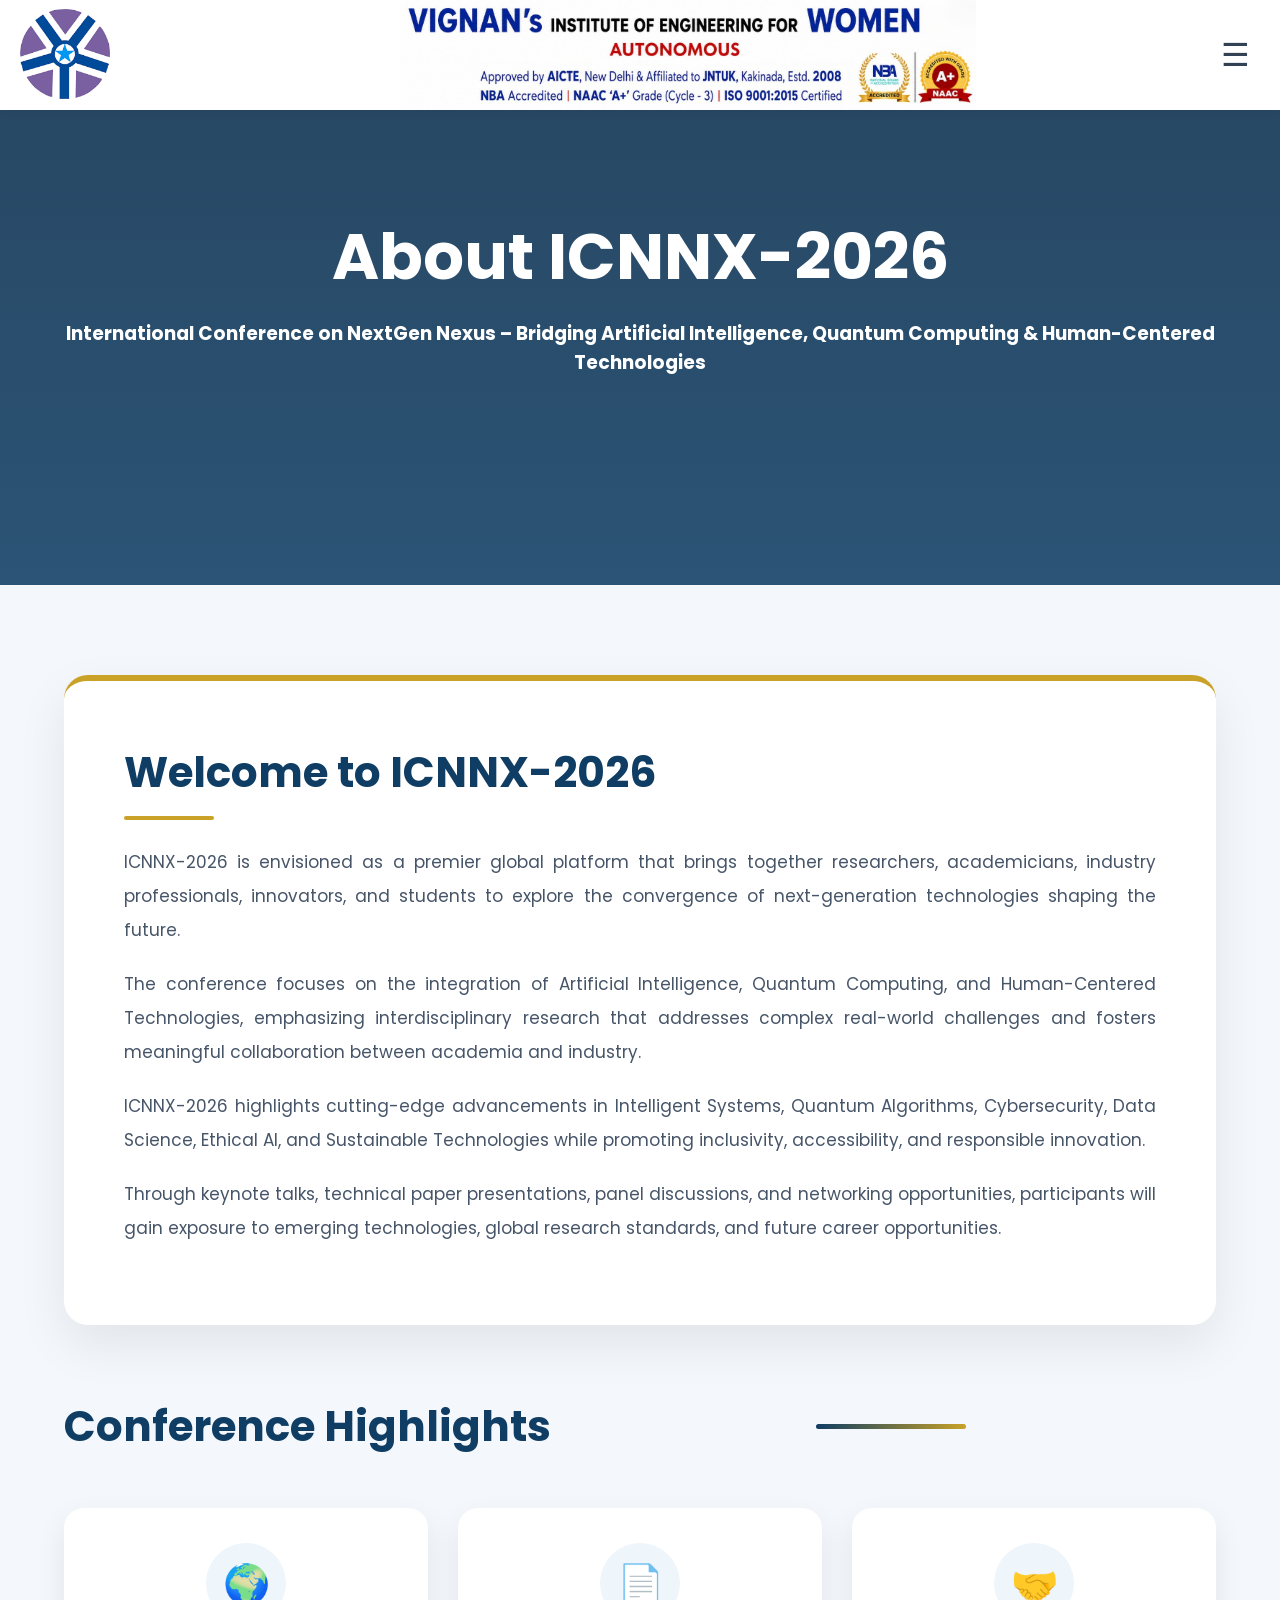
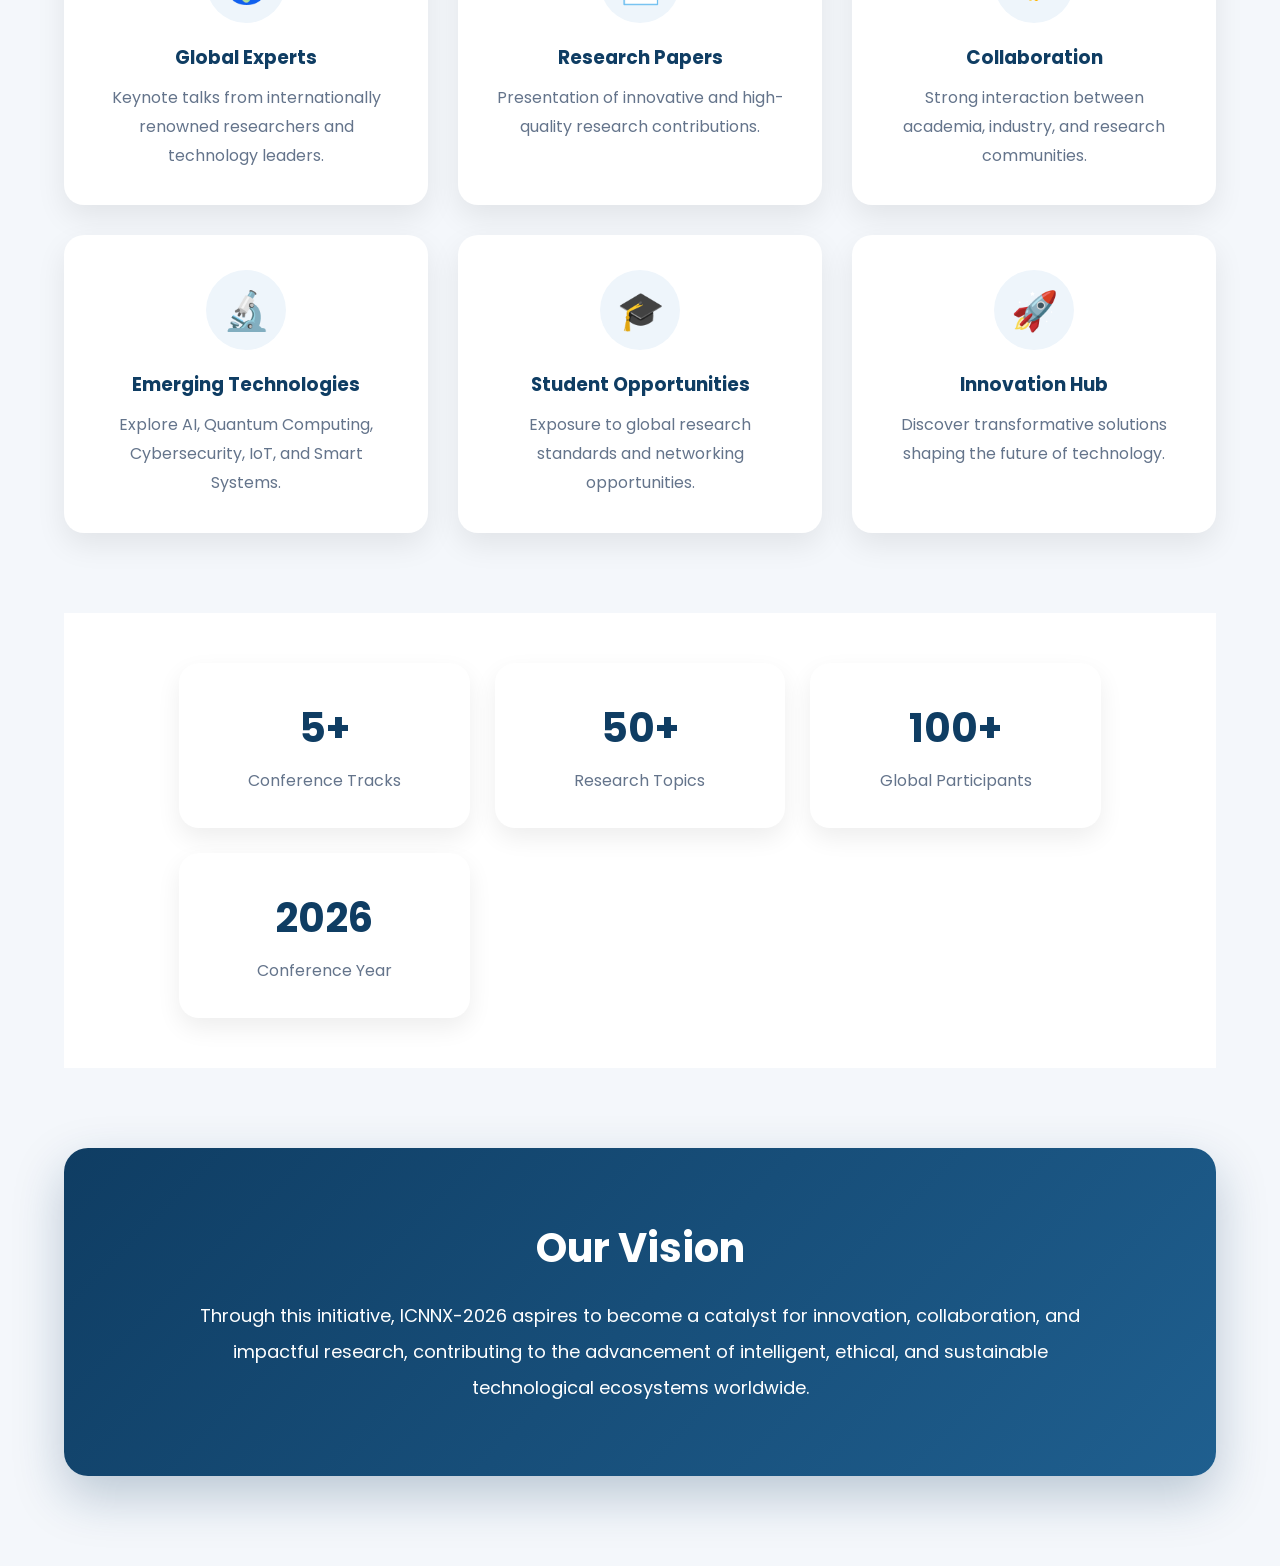
<file: about.html>
<!DOCTYPE html>
<html lang="en">
<head>
<meta charset="UTF-8">
<meta name="viewport" content="width=device-width, initial-scale=1.0">
<title>About ICNNX-2026</title>
 <link rel="stylesheet" href="style.css">
<link href="https://fonts.googleapis.com/css2?family=Poppins:wght@300;400;500;600;700&display=swap" rel="stylesheet">

<style>

*{
    margin:0;
    padding:0;
    box-sizing:border-box;
    font-family:'Poppins',sans-serif;
}

body{
    background:#f4f7fb;
    color:#334155;
    overflow-x:hidden;
}

/* Hero Section */

.hero{
    background:
    linear-gradient(
    rgba(11,45,75,0.88),
    rgba(15,61,99,0.88)
    ),
    url('https://images.unsplash.com/photo-1516321318423-f06f85e504b3');
    background-size:cover;
    background-position:center;
    height:65vh;
    color:white;
    text-align:center;
    padding:40px ;
}

.hero h1{
    font-size:64px;
    font-weight:700;
    margin-bottom:15px;
}

.hero p{
    max-width:900px;
    margin:auto;
    font-size:20px;
    line-height:1.8;
    opacity:0.95;
}

/* Container */

.container{
    width:90%;
    max-width:1250px;
    margin:auto;
    padding:90px 0;
}

/* About Section */

.about-card{
    background:white;
    padding:60px;
    border-radius:24px;
    box-shadow:0 20px 50px rgba(0,0,0,0.08);
    border-top:6px solid #c9a227;
    margin-bottom:70px;
}

.about-card h2{
    color:#0f3d63;
    font-size:42px;
    margin-bottom:25px;
    position:relative;
}

.about-card h2::after{
    content:'';
    width:90px;
    height:4px;
    background:#c9a227;
    display:block;
    margin-top:12px;
    border-radius:20px;
}

.about-card p{
    font-size:17px;
    line-height:2;
    color:#475569;
    margin-bottom:20px;
    text-align:justify;
}

/* Section Heading */

.section-title{
    text-align:center;
    margin-bottom:50px;
}

.section-title h2{
    font-size:42px;
    color:#0f3d63;
}

.line{
    width:150px;
    height:5px;
    margin:15px auto;
    background:linear-gradient(to right,#0f3d63,#c9a227);
    border-radius:50px;
}

/* Highlights */

.highlights{
    display:grid;
    grid-template-columns:repeat(auto-fit,minmax(280px,1fr));
    gap:30px;
    margin-bottom:80px;
}

.highlight-card{
    background:white;
    padding:35px;
    border-radius:20px;
    text-align:center;
    box-shadow:0 12px 30px rgba(0,0,0,0.08);
    transition:0.4s;
}

.highlight-card:hover{
    transform:translateY(-12px);
    border-bottom:4px solid #c9a227;
}

.icon{
    width:80px;
    height:80px;
    background:#eef5fb;
    border-radius:50%;
    display:flex;
    align-items:center;
    justify-content:center;
    margin:auto;
    margin-bottom:20px;
    font-size:38px;
}

.highlight-card h3{
    color:#0f3d63;
    margin-bottom:12px;
}

.highlight-card p{
    color:#64748b;
    line-height:1.8;
}

/* Vision Section */

.vision{
    background:linear-gradient(
    135deg,
    #0f3d63,
    #1f5f8f
    );
    color:white;
    padding:70px;
    border-radius:24px;
    text-align:center;
    box-shadow:0 20px 50px rgba(15,61,99,0.25);
}

.vision h2{
    font-size:40px;
    margin-bottom:20px;
}

.vision p{
    font-size:18px;
    line-height:2;
    max-width:900px;
    margin:auto;
}

/* Stats Section */

.stats{
    display:grid;
    grid-template-columns:repeat(auto-fit,minmax(220px,1fr));
    gap:25px;
    margin-bottom:80px;
}

.stat-box{
    background:white;
    padding:35px;
    text-align:center;
    border-radius:20px;
    box-shadow:0 10px 25px rgba(0,0,0,0.07);
}

.stat-box h3{
    font-size:40px;
    color:#0f3d63;
}

.stat-box p{
    color:#64748b;
    margin-top:10px;
}

/* Responsive */

@media(max-width:768px){

.hero{
    padding:100px 20px;
}

.hero h1{
    font-size:40px;
}

.hero p{
    font-size:16px;
}

.about-card{
    padding:35px;
}

.about-card h2{
    font-size:30px;
}

.section-title h2{
    font-size:30px;
}

.vision{
    padding:35px;
}

.vision h2{
    font-size:28px;
}

}

</style>
</head>
<body>
  <!-- NAVBAR -->

     <nav class="navbar">

    <!-- Left Logo -->
    <div class="logo">
        <img src="images/vignan-logo.png">
    </div>

    <!-- Middle Banner -->
    <div class="banner-container">
        <img src="images/vigu.jpeg" alt="Vignan Banner">
    </div>

        
    <div class="menu-btn">
        ☰
    </div>

      <ul class="nav-links">
    <li><a href="index.html">Home</a></li>
    <li><a href="about.html">About</a></li>
    <li><a href="tracks.html">Tracks</a></li>
    <li><a href="dates.html">Dates</a></li>
    <li><a href="papers.html">Papers</a></li>
    <li><a href="contact.html">Contact</a></li>
</ul>

    </nav>
<section class="hero">
    <h1>About ICNNX-2026</h1>
    <h3>
        International Conference on NextGen Nexus – Bridging Artificial Intelligence,
        Quantum Computing & Human-Centered Technologies
    </h3>
</section>

<div class="container">

    <div class="about-card">

        <h2>Welcome to ICNNX-2026</h2>

        <p>
            ICNNX-2026 is envisioned as a premier global platform that brings together researchers,
            academicians, industry professionals, innovators, and students to explore the convergence
            of next-generation technologies shaping the future.
        </p>

        <p>
            The conference focuses on the integration of Artificial Intelligence, Quantum Computing,
            and Human-Centered Technologies, emphasizing interdisciplinary research that addresses
            complex real-world challenges and fosters meaningful collaboration between academia and industry.
        </p>

        <p>
            ICNNX-2026 highlights cutting-edge advancements in Intelligent Systems, Quantum Algorithms,
            Cybersecurity, Data Science, Ethical AI, and Sustainable Technologies while promoting
            inclusivity, accessibility, and responsible innovation.
        </p>

        <p>
            Through keynote talks, technical paper presentations, panel discussions, and networking
            opportunities, participants will gain exposure to emerging technologies, global research
            standards, and future career opportunities.
        </p>

    </div>

    <div class="section-title">
        <h2>Conference Highlights</h2>
        <div class="line"></div>
    </div>

    <div class="highlights">

        <div class="highlight-card">
            <div class="icon">🌍</div>
            <h3>Global Experts</h3>
            <p>Keynote talks from internationally renowned researchers and technology leaders.</p>
        </div>

        <div class="highlight-card">
            <div class="icon">📄</div>
            <h3>Research Papers</h3>
            <p>Presentation of innovative and high-quality research contributions.</p>
        </div>

        <div class="highlight-card">
            <div class="icon">🤝</div>
            <h3>Collaboration</h3>
            <p>Strong interaction between academia, industry, and research communities.</p>
        </div>

        <div class="highlight-card">
            <div class="icon">🔬</div>
            <h3>Emerging Technologies</h3>
            <p>Explore AI, Quantum Computing, Cybersecurity, IoT, and Smart Systems.</p>
        </div>

        <div class="highlight-card">
            <div class="icon">🎓</div>
            <h3>Student Opportunities</h3>
            <p>Exposure to global research standards and networking opportunities.</p>
        </div>

        <div class="highlight-card">
            <div class="icon">🚀</div>
            <h3>Innovation Hub</h3>
            <p>Discover transformative solutions shaping the future of technology.</p>
        </div>

    </div>

    <div class="stats">

        <div class="stat-box">
            <h3>5+</h3>
            <p>Conference Tracks</p>
        </div>

        <div class="stat-box">
            <h3>50+</h3>
            <p>Research Topics</p>
        </div>

        <div class="stat-box">
            <h3>100+</h3>
            <p>Global Participants</p>
        </div>

        <div class="stat-box">
            <h3>2026</h3>
            <p>Conference Year</p>
        </div>

    </div>

    <div class="vision">

        <h2>Our Vision</h2>

        <p>
            Through this initiative, ICNNX-2026 aspires to become a catalyst for innovation,
            collaboration, and impactful research, contributing to the advancement of intelligent,
            ethical, and sustainable technological ecosystems worldwide.
        </p>

    </div>

</div>

</body>
<script>

const menuBtn = document.querySelector('.menu-btn');
const navLinks = document.querySelector('.nav-links');

menuBtn.addEventListener('click', () => {

    if(navLinks.style.display === 'flex'){
        navLinks.style.display = 'none';
    }
    else{
        navLinks.style.display = 'flex';
    }

});

</script>
</html>
</file>
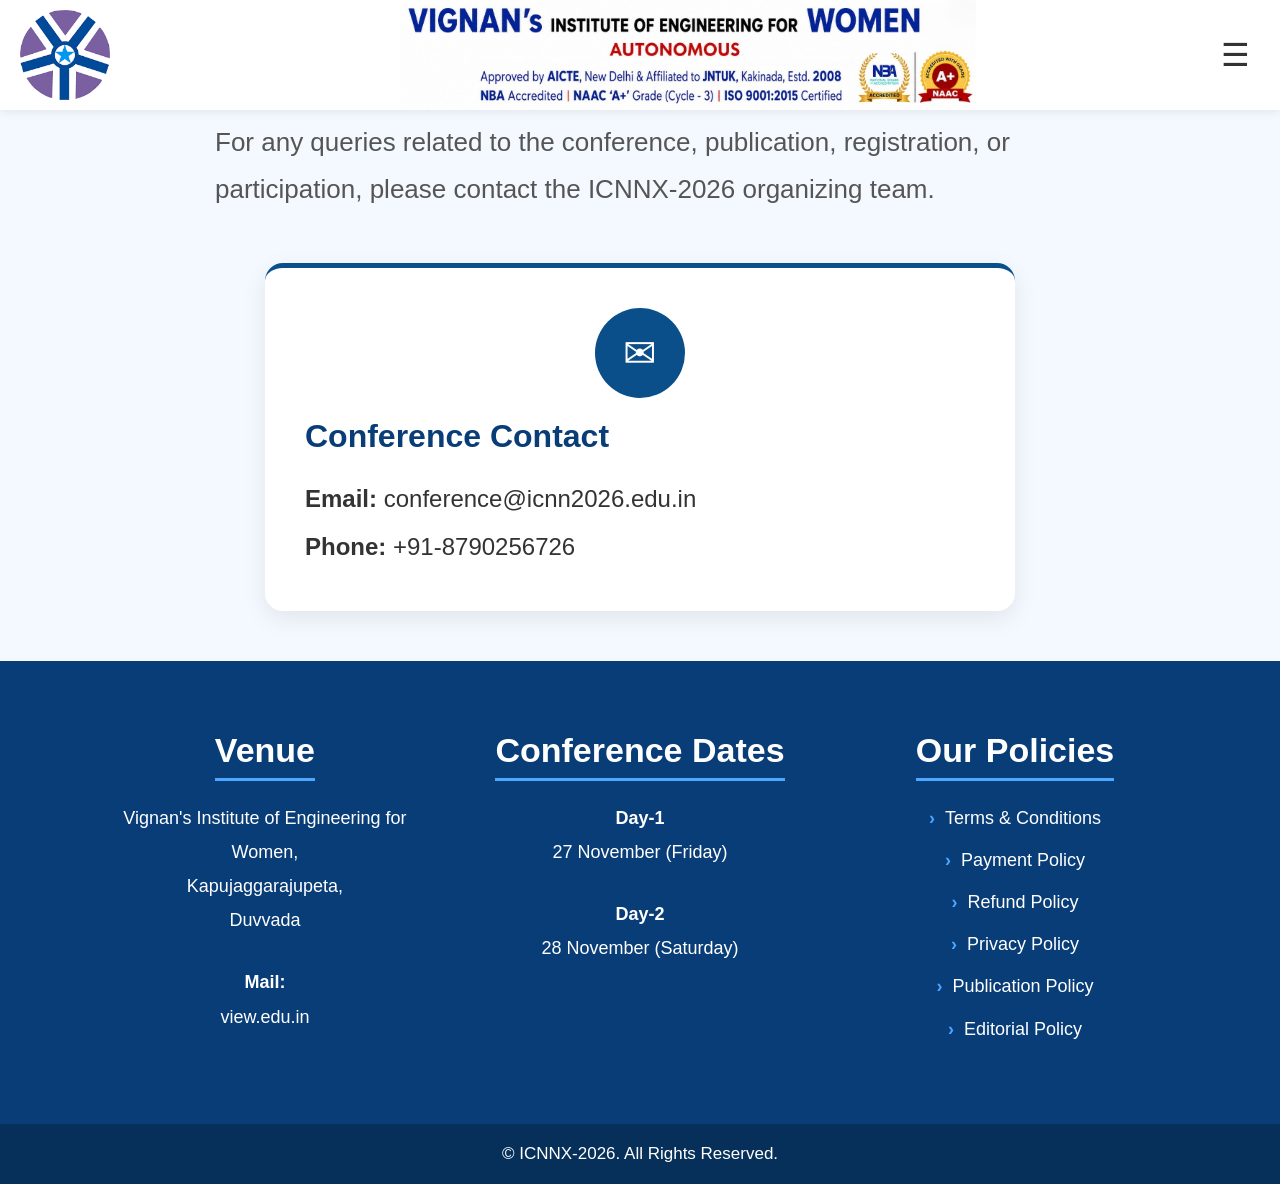
<file: contact.html>
<!DOCTYPE html>
<html lang="en">
<head>
<meta charset="UTF-8">
<meta name="viewport" content="width=device-width, initial-scale=1.0">
<title>Contact Us</title>
<link rel="stylesheet" href="style.css">
<style>
    *{
    margin:0;
    padding:0;
    box-sizing:border-box;
    font-family:'Segoe UI',sans-serif;
}
body{
    background:#f4f9ff;
    overflow-x:hidden;
}

/* CONTACT SECTION */

..contact-section{
    padding:140px 20px 60px;
    text-align:center;
    background:#ffffff;
}

.subtitle{
    color:#0b4f8a;
    font-size:22px;
    font-weight:600;
    margin-bottom:10px;
    position:relative;
    display:inline-block;
}

.subtitle::before,
.subtitle::after{
    content:"";
    position:absolute;
    top:50%;
    width:80px;
    height:3px;
    background:#0b4f8a;
}

.subtitle::before{
    right:115%;
}

.subtitle::after{
    left:115%;
}

.contact-section h1{
    font-size:50px;
    color:#083d77;
    margin-bottom:25px;
}

.contact-text{
    max-width:850px;
    margin:auto;
    color:#555;
    font-size:26px;
    line-height:1.8;
}

.contact-card{
    max-width:750px;
    margin:50px auto;
    background:#fff;
    padding:40px;
    border-radius:18px;
    box-shadow:0 8px 25px rgba(0,0,0,0.08);
    border-top:5px solid #0b4f8a;
}

.contact-icon{
    width:90px;
    height:90px;
    background:#0b4f8a;
    color:white;
    font-size:40px;
    border-radius:50%;
    display:flex;
    align-items:center;
    justify-content:center;
    margin:auto;
}

.contact-card h2{
    color:#083d77;
    margin:20px 0;
    font-size:32px;
}

.contact-info{
    text-align:left;
    font-size:24px;
    line-height:2;
    color:#333;
}

/* FOOTER */

.footer{
    background:#083d77;
    color:white;
    padding:70px 8%;
}

.footer-container{
    display:grid;
    grid-template-columns:repeat(auto-fit,minmax(280px,1fr));
    gap:50px;
}

.footer h3{
    color:#ffffff;
    font-size:34px;
    margin-bottom:20px;
    border-bottom:3px solid #4da6ff;
    display:inline-block;
    padding-bottom:8px;
}

.footer p,
.footer li{
    font-size:18px;
    line-height:1.9;
}

.footer ul{
    list-style:none;
}

.footer ul li{
    margin-bottom:8px;
}

.footer ul li::before{
    content:"›";
    color:#4da6ff;
    margin-right:10px;
    font-weight:bold;
}

.footer-bottom{
    background:#062f59;
    color:white;
    text-align:center;
    padding:20px;
    font-size:17px;
}

@media(max-width:768px){

    body{
        overflow-x:hidden;
    }

    .contact-section{
        padding:100px 15px 40px;
    }

    .subtitle{
        font-size:16px;
    }

    .subtitle::before,
    .subtitle::after{
        width:30px;
    }

    .contact-section h1{
        font-size:28px;
    }

    .contact-text{
        font-size:16px;
        line-height:1.6;
        max-width:100%;
    }

    .contact-card{
        padding:20px;
        margin:25px auto;
        width:100%;
    }

    .contact-card h2{
        font-size:22px;
    }

    .contact-info{
        font-size:15px;
        line-height:1.8;
        word-break:break-word;
    }

    .contact-icon{
        width:60px;
        height:60px;
        font-size:24px;
    }

    .footer{
        padding:40px 20px;
    }

    .footer-container{
        grid-template-columns:1fr;
        gap:25px;
    }

    .footer h3{
        font-size:20px;
    }

    .footer p,
    .footer li{
        font-size:14px;
    }
}

</style>
</head>
<body>
    <nav class="navbar">

    <!-- Left Logo -->
    <div class="logo">
        <img src="images/vignan-logo.png">
    </div>

    <!-- Middle Banner -->
    <div class="banner-container">
        <img src="images/vigu.jpeg" alt="Vignan Banner">
    </div>

   <div class="menu-btn">
        ☰
    </div>
  <ul class="nav-links">
    <li><a href="index.html">Home</a></li>
    <li><a href="about.html">About</a></li>
    <li><a href="tracks.html">Tracks</a></li>
    <li><a href="dates.html">Dates</a></li>
    <li><a href="papers.html">Papers</a></li>
    <li><a href="contact.html">Contact</a></li>
</ul>

</nav>

     

    
<section class="contact-section">

    <div class="subtitle">ICNNX-2026</div>

    <h1>Contact Us</h1>

    <p class="contact-text">
        For any queries related to the conference, publication, registration,
        or participation, please contact the ICNNX-2026 organizing team.
    </p>

    <div class="contact-card">

        <div class="contact-icon">✉</div>

        <h2>Conference Contact</h2>

        <div class="contact-info">
            <p><strong>Email:</strong> conference@icnn2026.edu.in</p>
            <p><strong>Phone:</strong> +91-8790256726</p>
        </div>

    </div>

</section>

<footer class="footer">

<div class="footer-container">

    <div>
        <h3>Venue</h3>

        <p>
        Vignan's Institute of Engineering for Women,<br>
        Kapujaggarajupeta,<br>
        Duvvada
        </p>

        <br>

        <p><strong>Mail:</strong><br>
        view.edu.in</p>
    </div>

    <div>
        <h3>Conference Dates</h3>

        <p><strong>Day-1</strong><br>
        27 November (Friday)</p>

        <br>

        <p><strong>Day-2</strong><br>
        28 November (Saturday)</p>
    </div>

    <div>
        <h3>Our Policies</h3>

        <ul>
            <li>Terms & Conditions</li>
            <li>Payment Policy</li>
            <li>Refund Policy</li>
            <li>Privacy Policy</li>
            <li>Publication Policy</li>
            <li>Editorial Policy</li>
        </ul>
    </div>

</div>

</footer>

<div class="footer-bottom">
© ICNNX-2026. All Rights Reserved.
</div>

</body>

<script>

const menuBtn = document.querySelector('.menu-btn');
const navLinks = document.querySelector('.nav-links');

menuBtn.addEventListener('click', () => {

    if(navLinks.style.display === 'flex'){
        navLinks.style.display = 'none';
    }
    else{
        navLinks.style.display = 'flex';
    }

});

</script>
</html>
</file>
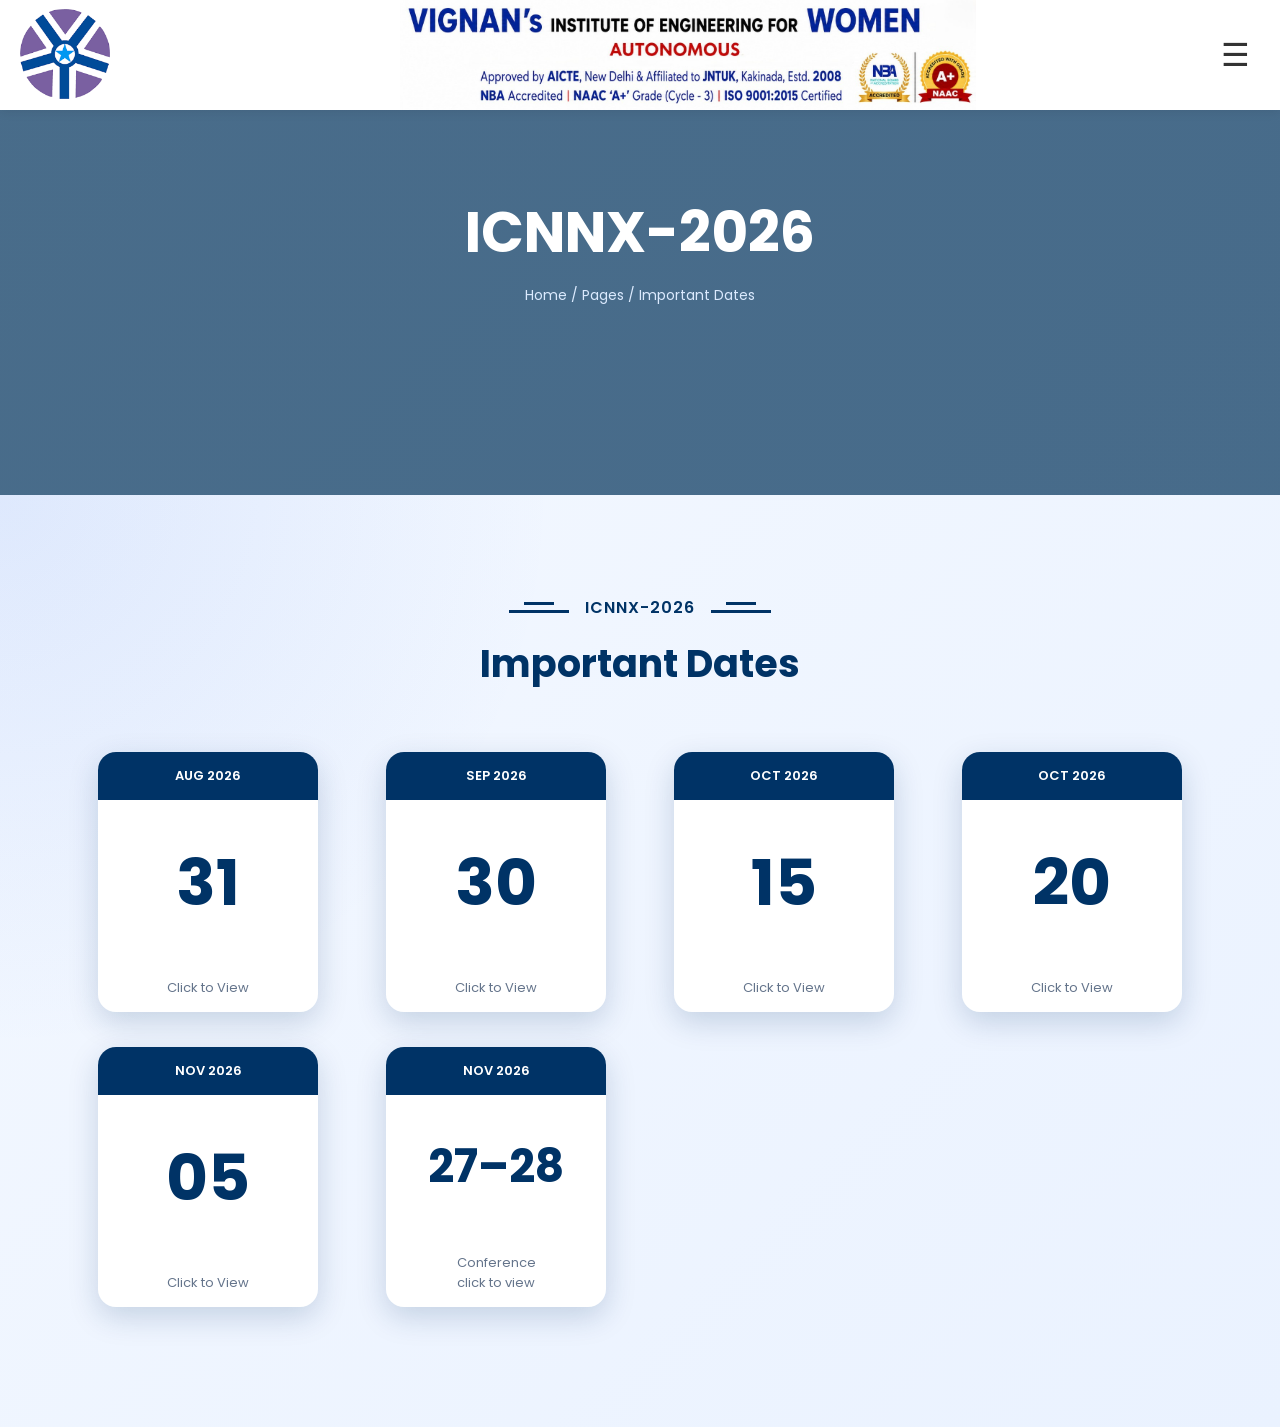
<file: dates.html>
<!DOCTYPE html>
<html lang="en">
<head>
<meta charset="UTF-8">
<meta name="viewport" content="width=device-width, initial-scale=1.0">

<title>ICNNX-2026 Important Dates</title>
<link rel="stylesheet" href="style.css">
<link href="https://fonts.googleapis.com/css2?family=Poppins:wght@300;400;500;600;700&display=swap" rel="stylesheet">
<style>


*{
margin:0;
padding:0;
box-sizing:border-box;
}


body{

font-family:'Poppins',sans-serif;

background:

linear-gradient(
135deg,
#f5f9ff,
#eaf2ff
);

}

/* BANNER */


.page-banner{

background:

linear-gradient(
rgba(15,61,99,.75),
rgba(15,61,99,.75)
),

url('https://images.unsplash.com/photo-1516321318423-f06f85e504b3');


background-size:cover;
background-position:center;
height:55vh;
display:flex;
justify-content:center;
align-items:center;
text-align:center;
}



.banner-content h1{

color:white;

font-size:56px;

font-weight:700;

}



.banner-content p{

color:#dbeafe;

font-size:14px;

margin-top:10px;

}

/* SECTION */


.important-dates{


padding:100px 20px 80px;


background:

radial-gradient(

circle at top left,

rgba(37,99,235,.10),

transparent 35%

);


}




.container{

max-width:1200px;

margin:auto;

}






/* HEADER */


.section-header{

text-align:center;

margin-bottom:60px;

}



.conference-tag{

display:flex;

justify-content:center;

align-items:center;

gap:16px;

}



.left-decoration,
.right-decoration{

display:flex;

flex-direction:column;

align-items:center;

}



.small-line{

width:30px;

height:3px;

background:#003366;

margin-bottom:5px;

}



.big-line{

width:60px;

height:3px;

background:#003366;

}



.conference-name{

color:#003366;

font-size:16px;

font-weight:600;

letter-spacing:1px;

}



.section-header h2{

color:#003366;

font-size:38px;

margin-top:15px;

}







/* GRID */


.dates-grid{

display:grid;


grid-template-columns:

repeat(auto-fit,minmax(220px,1fr));


gap:35px;


justify-items:center;


}






/* CARDS */


.flip-card{


width:220px;

height:260px;


perspective:1000px;


cursor:pointer;


}




.flip-card-inner{


width:100%;

height:100%;


position:relative;


transition:.7s;


transform-style:preserve-3d;


}



.flip-card.flipped .flip-card-inner{


transform:rotateY(180deg);


}




.flip-front,
.flip-back{


position:absolute;


width:100%;


height:100%;


border-radius:18px;


overflow:hidden;


backface-visibility:hidden;



box-shadow:


0 10px 30px rgba(0,51,102,.18);


}






.flip-front{


background:white;


display:flex;


flex-direction:column;


}





.month{


background:#003366;


color:white;


padding:14px;


text-align:center;


font-size:13px;


font-weight:600;


}




.day{


flex:1;


display:flex;


justify-content:center;


align-items:center;


font-size:64px;


font-weight:700;


color:#003366;


}




.flip-card:last-child .day{


font-size:45px;


}




.tap{


padding:14px;


text-align:center;


font-size:13px;


color:#64748b;


}







/* BACK */


.flip-back{


background:white;


transform:rotateY(180deg);


padding:25px;


display:flex;


flex-direction:column;


justify-content:center;


}




.flip-back h3{


color:#003366;


text-align:center;


font-size:18px;


margin-bottom:15px;


}




.flip-back p{


color:#475569;


font-size:14px;


line-height:1.7;


text-align:center;


}






.flip-card:hover{


transform:translateY(-8px);


transition:.3s;


}






@media(max-width:768px){


.navbar{

padding:0 20px;

}


.nav-links{

display:none;

}



.page-banner{

height:240px;

}



.banner-content h1{

font-size:38px;

}



.section-header h2{

font-size:30px;

}



.flip-card{

width:190px;

height:240px;

}



.day{

font-size:52px;

}



.flip-card:last-child .day{

font-size:38px;

}


}



</style>

</head>




<body>




  <nav class="navbar">

    <!-- Left Logo -->
    <div class="logo">
        <img src="images/vignan-logo.png">
    </div>

    <!-- Middle Banner -->
    <div class="banner-container">
        <img src="images/vigu.jpeg" alt="Vignan Banner">
    </div>

   <div class="menu-btn">
        ☰
    </div>
  <ul class="nav-links">
    <li><a href="index.html">Home</a></li>
    <li><a href="about.html">About</a></li>
    <li><a href="tracks.html">Tracks</a></li>
    <li><a href="dates.html">Dates</a></li>
    <li><a href="papers.html">Papers</a></li>
    <li><a href="contact.html">Contact</a></li>
</ul>

</nav>

      <ul class="nav-links">
    <li><a href="index.html">Home</a></li>
    <li><a href="about.html">About</a></li>
    <li><a href="tracks.html">Tracks</a></li>
    <li><a href="dates.html">Dates</a></li>
    <li><a href="papers.html">Papers</a></li>
    <li><a href="contact.html">Contact</a></li>
</ul>

    </nav>







<section class="page-banner">


<div class="banner-content">


<h1>ICNNX-2026</h1>


<p>Home / Pages / Important Dates</p>


</div>


</section>








<section class="important-dates">


<div class="container">



<div class="section-header">


<div class="conference-tag">


<div class="left-decoration">


<div class="small-line"></div>

<div class="big-line"></div>


</div>



<div class="conference-name">

ICNNX-2026

</div>



<div class="right-decoration">


<div class="small-line"></div>

<div class="big-line"></div>


</div>


</div>



<h2>Important Dates</h2>


</div>







<div class="dates-grid">





<div class="flip-card" onclick="flipCard(this)">


<div class="flip-card-inner">


<div class="flip-front">


<div class="month">AUG 2026</div>

<div class="day">31</div>

<div class="tap">Click to View</div>


</div>


<div class="flip-back">


<h3>Paper Submission</h3>


<p>

Last date for authors to submit research papers for review and consideration.

</p>


</div>


</div>


</div>








<div class="flip-card" onclick="flipCard(this)">


<div class="flip-card-inner">


<div class="flip-front">


<div class="month">SEP 2026</div>

<div class="day">30</div>

<div class="tap">Click to View</div>


</div>


<div class="flip-back">


<h3>Acceptance Notification</h3>


<p>

Authors will receive paper review results and acceptance decisions.

</p>


</div>


</div>


</div>








<div class="flip-card" onclick="flipCard(this)">


<div class="flip-card-inner">


<div class="flip-front">


<div class="month">OCT 2026</div>

<div class="day">15</div>

<div class="tap">Click to View</div>


</div>


<div class="flip-back">


<h3>Camera Ready</h3>


<p>

Submit final revised papers according to conference guidelines.

</p>


</div>


</div>


</div>









<div class="flip-card" onclick="flipCard(this)">


<div class="flip-card-inner">


<div class="flip-front">


<div class="month">OCT 2026</div>

<div class="day">20</div>

<div class="tap">Click to View</div>


</div>


<div class="flip-back">


<h3>Early Bird Registration</h3>


<p>

Deadline to register with discounted conference fees.

</p>


</div>


</div>


</div>








<div class="flip-card" onclick="flipCard(this)">


<div class="flip-card-inner">


<div class="flip-front">


<div class="month">NOV 2026</div>

<div class="day">05</div>

<div class="tap">Click to View</div>


</div>


<div class="flip-back">


<h3>Final Registration</h3>


<p>

Last date to complete conference registration and payment.

</p>


</div>


</div>


</div>








<div class="flip-card" onclick="flipCard(this)">


<div class="flip-card-inner">


<div class="flip-front">


<div class="month">NOV 2026</div>

<div class="day">27–28</div>

<div class="tap">Conference
    <br>
    click to view
</div>


</div>


<div class="flip-back">


<h3>Conference Dates</h3>


<p>

ICNNX-2026 will be held on 26–27 November 2026 with keynote talks, paper presentations and workshops.

</p>


</div>


</div>


</div>





</div>


</div>


</section>






<script>


function flipCard(card){

card.classList.toggle("flipped");

}


</script>



</body>
<script>

const menuBtn = document.querySelector('.menu-btn');
const navLinks = document.querySelector('.nav-links');

menuBtn.addEventListener('click', () => {

    if(navLinks.style.display === 'flex'){
        navLinks.style.display = 'none';
    }
    else{
        navLinks.style.display = 'flex';
    }

});

</script>
</html>
</file>
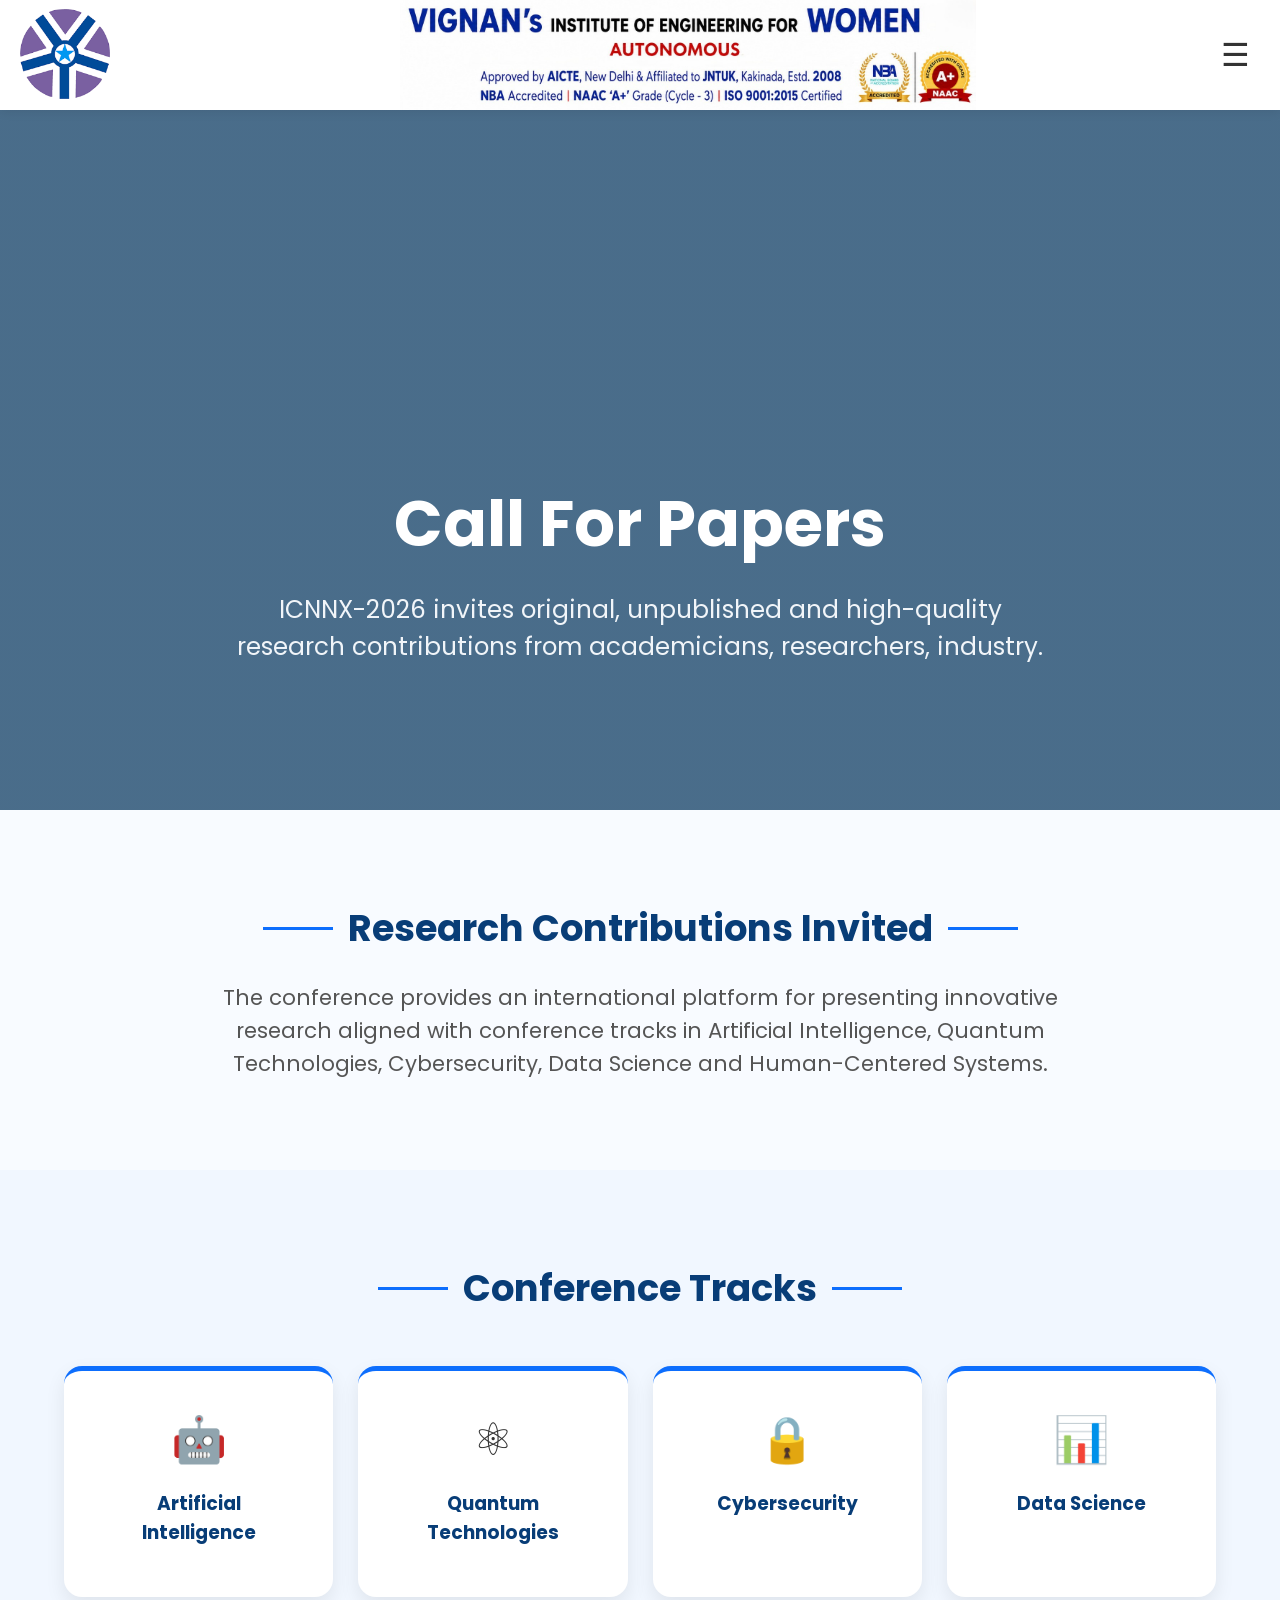
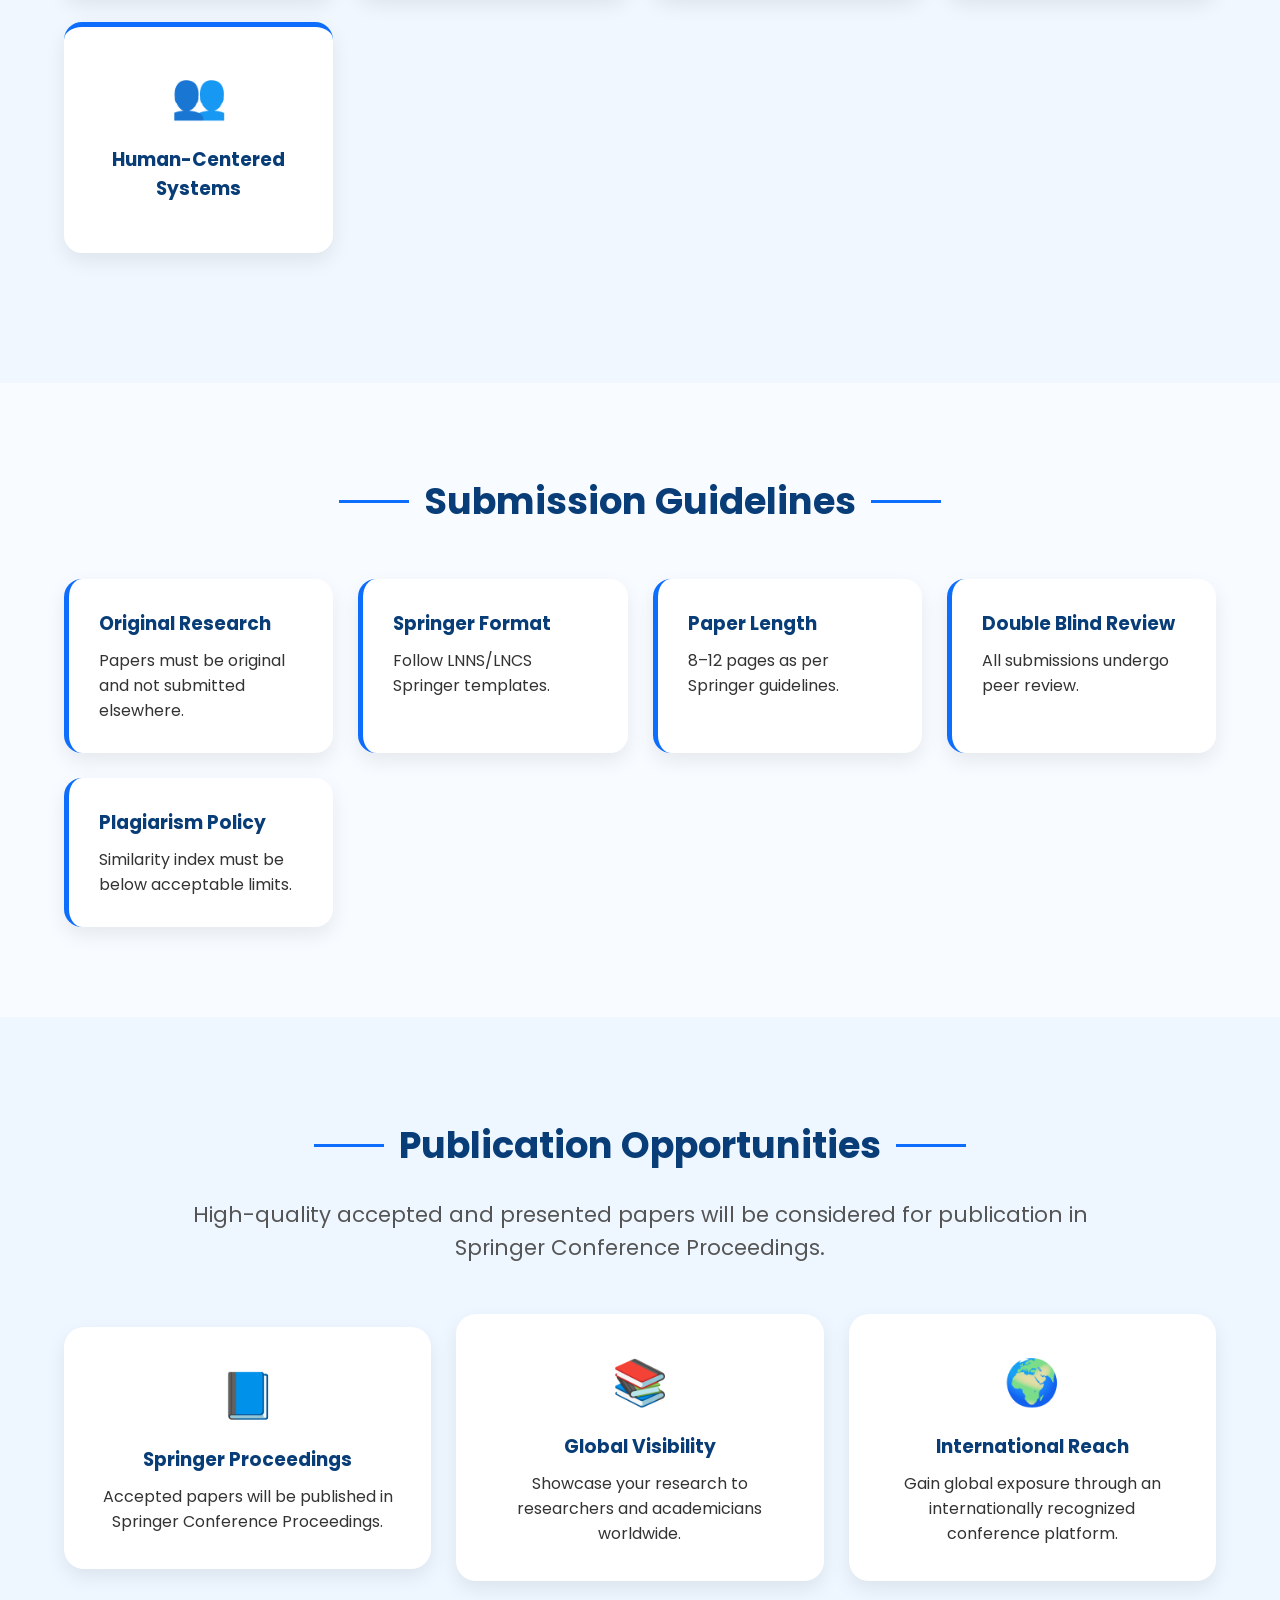
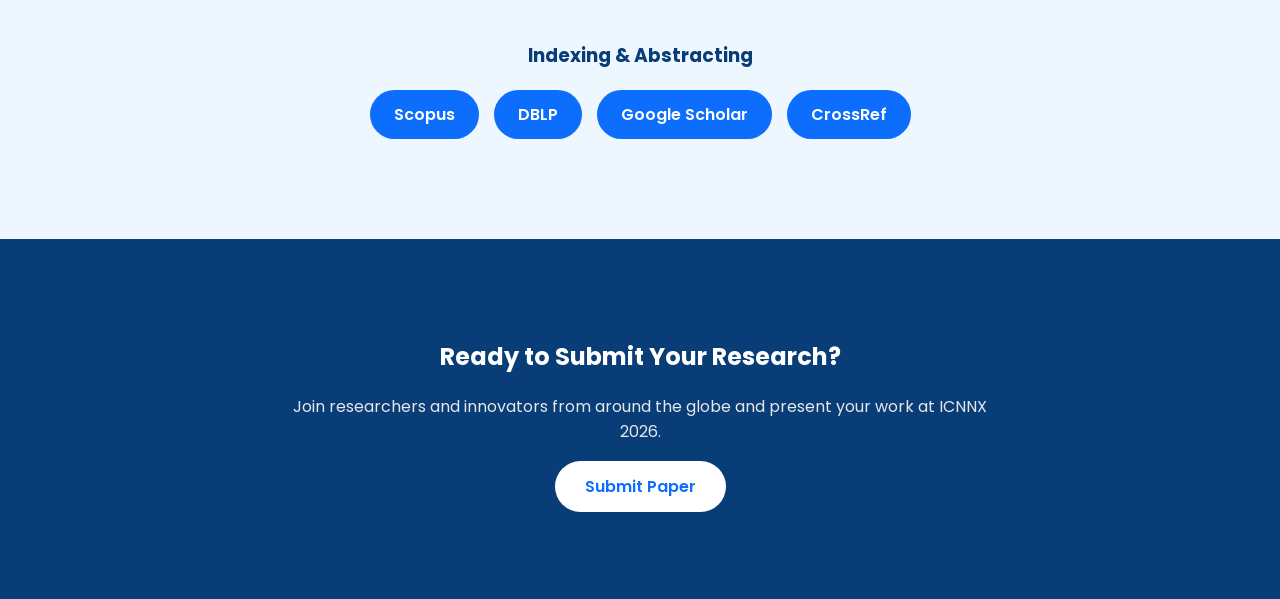
<file: papers.html>
<!DOCTYPE html>
<html lang="en">
<head>
<meta charset="UTF-8">
<meta name="viewport" content="width=device-width, initial-scale=1.0">
<title>Call For Papers | ICNNX 2026</title>
<link rel="stylesheet" href="style.css">
<link rel="stylesheet" href="paper.css">

<link href="https://fonts.googleapis.com/css2?family=Poppins:wght@300;400;500;600;700&display=swap" rel="stylesheet">
</head>

<body>
  <nav class="navbar">

    <!-- Left Logo -->
    <div class="logo">
        <img src="images/vignan-logo.png">
    </div>

    <!-- Middle Banner -->
    <div class="banner-container">
        <img src="images/vigu.jpeg" alt="Vignan Banner">
    </div>

        
    <div class="menu-btn">
        ☰
    </div>


      <ul class="nav-links">
    <li><a href="index.html">Home</a></li>
    <li><a href="about.html">About</a></li>
    <li><a href="tracks.html">Tracks</a></li>
    <li><a href="dates.html">Dates</a></li>
    <li><a href="papers.html">Papers</a></li>
    <li><a href="contact.html">Contact</a></li>
</ul>

    </nav>
<!-- Hero Section -->
<section class="cfp-hero">
    <div class="hero-content">
        <h1>Call For Papers</h1>
        <p class="section-text">
            ICNNX-2026 invites original, unpublished and high-quality
            research contributions from academicians, researchers,
            industry.
        </p>
    </div>

</section>

<!-- Introduction -->

<section class="section">

<div class="container">

    <div class="section-title">
        <span></span>
        <h2>Research Contributions Invited</h2>
        <span></span>
    </div>

    <p class="section-text">
        The conference provides an international platform for presenting
        innovative research aligned with conference tracks in Artificial
        Intelligence, Quantum Technologies, Cybersecurity, Data Science
        and Human-Centered Systems.
    </p>

</div>

</section>

<!-- Conference Tracks -->

<section class="section bg-light">

<div class="container">

    <div class="section-title">
        <span></span>
        <h2>Conference Tracks</h2>
        <span></span>
    </div>

    <div class="tracks-grid">

        <div class="track-card">
            <div class="icon">🤖</div>
            <h3>Artificial Intelligence</h3>
        </div>

        <div class="track-card">
            <div class="icon">⚛</div>
            <h3>Quantum Technologies</h3>
        </div>

        <div class="track-card">
            <div class="icon">🔒</div>
            <h3>Cybersecurity</h3>
        </div>

        <div class="track-card">
            <div class="icon">📊</div>
            <h3>Data Science</h3>
        </div>

        <div class="track-card">
            <div class="icon">👥</div>
            <h3>Human-Centered Systems</h3>
        </div>

    </div>

</div>

</section>

<!-- Guidelines -->

<section class="section">

<div class="container">

<div class="section-title">
    <span></span>
    <h2>Submission Guidelines</h2>
    <span></span>
</div>

<div class="guidelines-grid">

    <div class="guideline-card">
        <h3>Original Research</h3>
        <p>Papers must be original and not submitted elsewhere.</p>
    </div>

    <div class="guideline-card">
        <h3>Springer Format</h3>
        <p>Follow LNNS/LNCS Springer templates.</p>
    </div>

    <div class="guideline-card">
        <h3>Paper Length</h3>
        <p>8–12 pages as per Springer guidelines.</p>
    </div>

    <div class="guideline-card">
        <h3>Double Blind Review</h3>
        <p>All submissions undergo peer review.</p>
    </div>

    <div class="guideline-card">
        <h3>Plagiarism Policy</h3>
        <p>Similarity index must be below acceptable limits.</p>
    </div>

</div>

</div>

</section>

<!-- Publication -->

<section class="publication-section">

<div class="container">

<div class="section-title">
    <span></span>
    <h2>Publication Opportunities</h2>
    <span></span>
</div>

<p class="section-text">
    High-quality accepted and presented papers will be considered
    for publication in Springer Conference Proceedings.
</p>

<div class="publication-grid">

    <div class="publication-card">
        <div class="icon">📘</div>
        <h3>Springer Proceedings</h3>
        <p>
            Accepted papers will be published in Springer
            Conference Proceedings.
        </p>
    </div>

    <div class="publication-card">
        <div class="icon">📚</div>
        <h3>Global Visibility</h3>
        <p>
            Showcase your research to researchers and
            academicians worldwide.
        </p>
    </div>

    <div class="publication-card">
        <div class="icon">🌍</div>
        <h3>International Reach</h3>
        <p>
            Gain global exposure through an internationally
            recognized conference platform.
        </p>
    </div>

</div>

<div class="indexing-section">

<h3>Indexing & Abstracting</h3>

<div class="indexing-badges">
    <span>Scopus</span>
    <span>DBLP</span>
    <span>Google Scholar</span>
    <span>CrossRef</span>
</div>

</div>

</div>

</section>

<!-- CTA -->

<section class="cta-section">

<div class="container">

    <h2>Ready to Submit Your Research?</h2>

    <p>
        Join researchers and innovators from around the globe
        and present your work at ICNNX 2026.
    </p>

    <a href="#" class="btn-primary">
        Submit Paper
    </a>

</div>

</section>

</body>
<script>

const menuBtn = document.querySelector('.menu-btn');
const navLinks = document.querySelector('.nav-links');

menuBtn.addEventListener('click', () => {

    if(navLinks.style.display === 'flex'){
        navLinks.style.display = 'none';
    }
    else{
        navLinks.style.display = 'flex';
    }

});

</script>
</html>
</file>
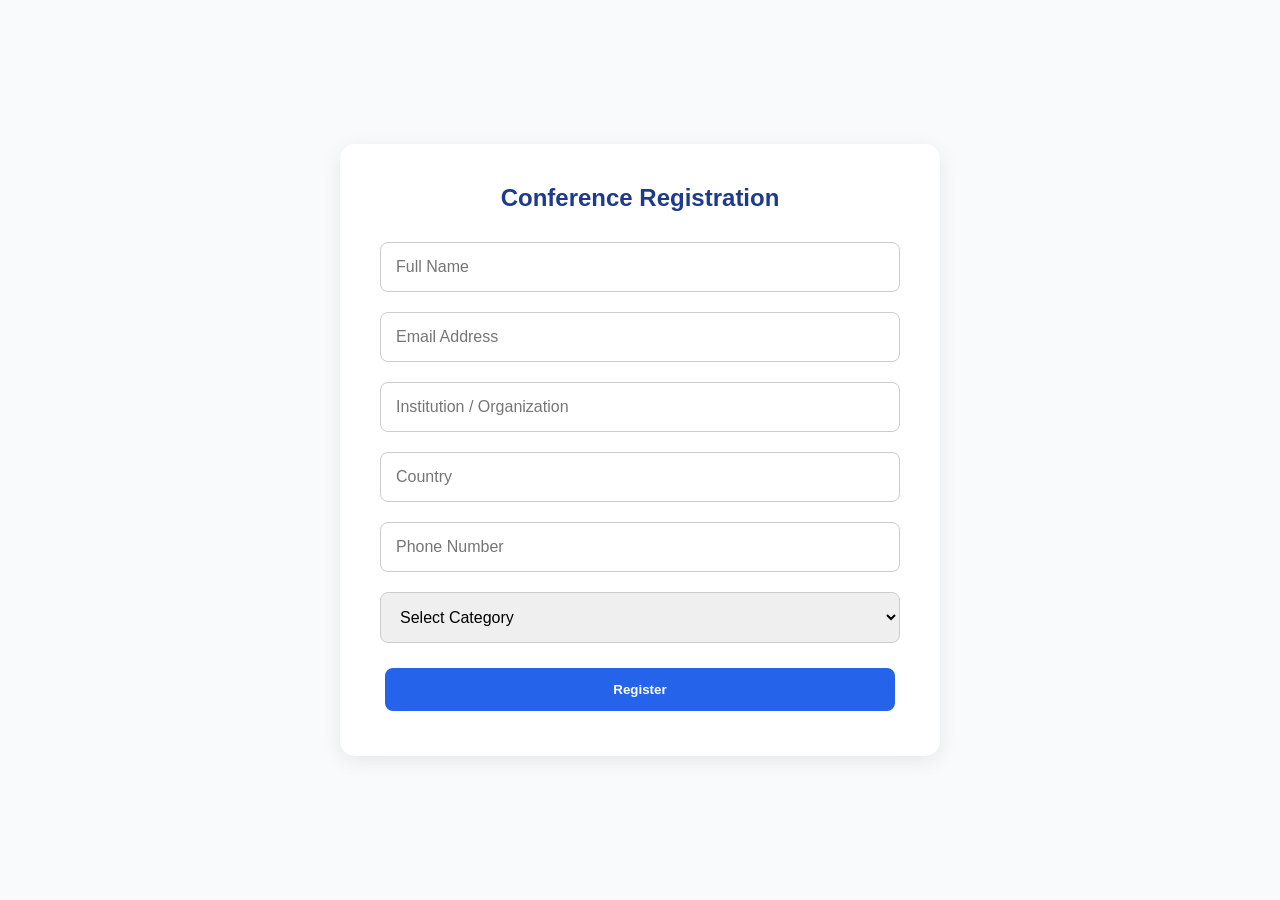
<file: registration.html>
<!DOCTYPE html>
<html lang="en">

<head>
    <meta charset="UTF-8">
    <meta name="viewport" content="width=device-width, initial-scale=1.0">
    <title>Conference Registration</title>

    <link rel="stylesheet" href="style.css">
</head>

<body>

    <section class="registration">

        <div class="form-container">

            <h2>Conference Registration</h2>

            <form>

                <input type="text"
                       placeholder="Full Name"
                       required>

                <input type="email"
                       placeholder="Email Address"
                       required>

                <input type="text"
                       placeholder="Institution / Organization"
                       required>

                <input type="text"
                       placeholder="Country"
                       required>

                <input type="tel"
                       placeholder="Phone Number"
                       required>

                <select required>
                    <option value="">
                        Select Category
                    </option>

                    <option>
                        Student
                    </option>

                    <option>
                        Research Scholar
                    </option>

                    <option>
                        Faculty
                    </option>

                    <option>
                        Industry Professional
                    </option>
                </select>

                <button type="submit"
                        class="btn">
                    Register
                </button>

            </form>

        </div>

    </section>

</body>

</html>
</file>
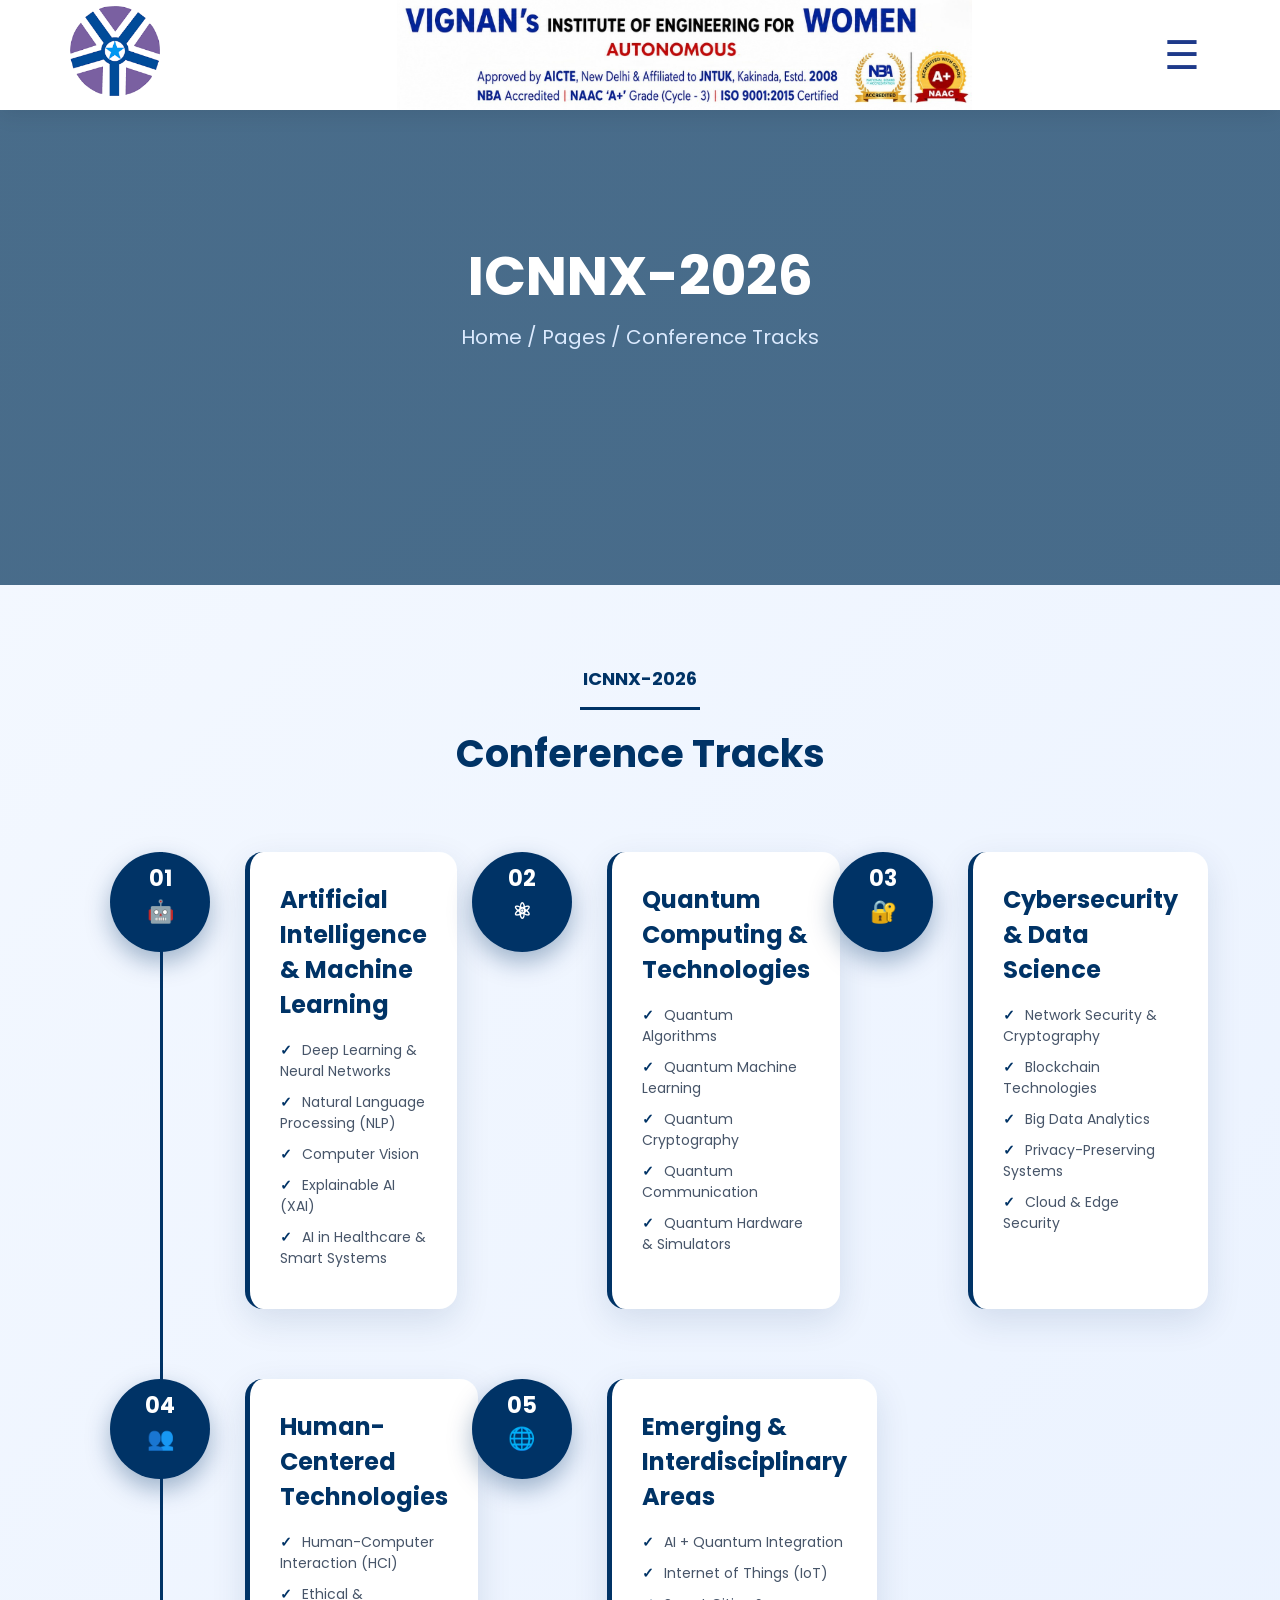
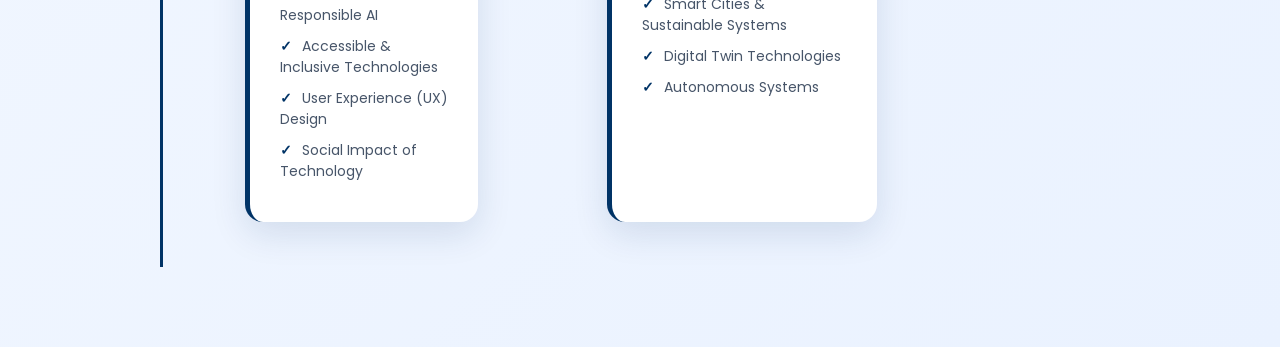
<file: tracks.html>
<!DOCTYPE html>
<html lang="en">
<head>
<meta charset="UTF-8">
<meta name="viewport" content="width=device-width, initial-scale=1.0">
<title>ICNNX-2026 Conference Tracks</title>
<link href="https://fonts.googleapis.com/css2?family=Poppins:wght@300;400;500;600;700&display=swap" rel="stylesheet">
<link rel="stylesheet" href="style.css">
<style>
*{
margin:0;
padding:0;
box-sizing:border-box;
}
body{
font-family:'Poppins',sans-serif;
background:
linear-gradient(
135deg,
#f5f9ff,
#eaf2ff
);
color:#334155;
}
/* =====================
        NAVBAR
===================== */
.navbar{
height:110px;
display:flex;
justify-content:space-between;
align-items:center;
padding:0 70px;
background:white;
box-shadow:
0 5px 20px rgba(0,0,0,.08);
}

.logo-area{
display:flex;
align-items:center;
gap:15px;
}

.logo-area img{
height:45px;
}
.logo{
font-size:24px;
font-weight:700;
color:#003366;
}
.menu-btn{
    font-size:40px;
    cursor:pointer;
    color:#1e3a8a;
}
.nav-links{
    position:absolute;
    top:100%;
    right:20px;

    width:180px;

    background:#2563eb;

    display:none;
    flex-direction:column;

    border-radius:12px;

    overflow:hidden;

    box-shadow:0 10px 25px rgba(0,0,0,0.15);
}

.nav-links li{
    list-style:none;
    border-bottom:1px solid rgba(255,255,255,0.2);
}

.nav-links li:last-child{
    border-bottom:none;
}

.nav-links a{
    display:block;

    padding:11px;

    text-align:center;

    color:white;

    text-decoration:none;

    font-weight:600;

    transition:0.3s;
}

.nav-links a:hover{
    background:#1d4ed8;
}
/* =====================
        BANNER
===================== */
.page-banner{

background:

linear-gradient(
rgba(15,61,99,.75),
rgba(15,61,99,.75)
),

url('https://images.unsplash.com/photo-1516321318423-f06f85e504b3');


background-size:cover;
background-position:center;
height:65vh;
width:auto;
display:flex;
justify-content:center;
align-items:center;
text-align:center;
}

.banner-content h1{
color:white;
font-size:55px;
font-weight:700;
}
.banner-content p{
color:#dbeafe;
margin-top:5px;
font-size:20px;
}
/* =====================
        SECTION
===================== */
.container{
max-width:1100px;
margin:auto;
padding:80px 20px;
}
.heading{
text-align:center;
margin-bottom:70px;
}
.heading h2{
color:#003366;
font-size:18px;
}

.line{
width:120px;
height:3px;
background:#003366;
margin:15px auto;
}
.heading h1{
color:#003366;
font-size:38px;
}
/* =====================
        TIMELINE
===================== */
.timeline{
position:relative;
}
.timeline::before{
content:"";
position:absolute;
left:50px;
top:0;
bottom:0;
width:3px;
background:#003366;
}

.track{
display:flex;
gap:35px;
margin-bottom:45px;
position:relative;
}

.circle{
width:100px;
height:100px;
border-radius:50%;
background:#003366;
color:white;
display:flex;
flex-direction:column;
justify-content:center;
align-items:center;
font-weight:700;
font-size:22px;
flex-shrink:0;
box-shadow:0 10px 25px rgba(0,51,102,.35);
}

.icon{
font-size:22px;
}

.track-box{
background:white;
padding:30px;
border-radius:18px;
flex:1;
box-shadow:0 12px 35px rgba(0,51,102,.12);
border-left:5px solid #003366;
transition:.3s;
}
.track-box:hover{
transform:translateX(10px);
}

.track-box h2{
color:#003366;
font-size:24px;
margin-bottom:18px;
}

.track-box ul{
list-style:none;
}

.track-box li{
margin-bottom:10px;
font-size:14px;
color:#475569;
}

.track-box li::before{
content:"✓";
color:#003366;
font-weight:bold;
margin-right:10px;
}
/* =====================
        MOBILE
===================== */
@media(max-width:768px){
.navbar{
padding:0 20px;
}

.nav-links{
display:none;
}

.banner-content h1{
font-size:38px;
}

.timeline::before{
left:35px;
}

.track{
gap:20px;
}

.circle{
width:70px;
height:70px;
font-size:18px;
}

.track-box{
padding:20px;
}

.track-box h2{
font-size:18px;
}
}
</style>
</head>
<body>
  <!-- NAVBAR -->
 <nav class="navbar">

    <!-- Left Logo -->
    <div class="logo">
        <img src="images/vignan-logo.png">
    </div>

    <!-- Middle Banner -->
    <div class="banner-container">
        <img src="images/vigu.jpeg" alt="Vignan Banner">
    </div>

        
    <div class="menu-btn">
        ☰
    </div>

      <ul class="nav-links">
    <li><a href="index.html">Home</a></li>
    <li><a href="about.html">About</a></li>
    <li><a href="tracks.html">Tracks</a></li>
    <li><a href="dates.html">Dates</a></li>
    <li><a href="papers.html">Papers</a></li>
    <li><a href="contact.html">Contact</a></li>
</ul>

    </nav>

<!-- BANNER -->
<section class="page-banner">
<div class="banner-content">
<h1>ICNNX-2026</h1>
<p>Home / Pages / Conference Tracks</p>
</div>
</section>
<div class="container">
<div class="heading">
<h2>ICNNX-2026</h2>
<div class="line"></div>
<h1>Conference Tracks</h1>
</div>
<div class="timeline">
<div class="track">
<div class="circle">
<span>01</span>
<span class="icon">🤖</span>
</div>
<div class="track-box">
<h2>
Artificial Intelligence & Machine Learning
</h2>
<ul>
<li>Deep Learning & Neural Networks</li>
<li>Natural Language Processing (NLP)</li>
<li>Computer Vision</li>
<li>Explainable AI (XAI)</li>
<li>AI in Healthcare & Smart Systems</li>
</ul>
</div>
</div>
<div class="track">
<div class="circle">
<span>02</span>
<span class="icon">⚛</span>
</div>
<div class="track-box">
<h2>
Quantum Computing & Technologies
</h2>
<ul>
<li>Quantum Algorithms</li>
<li>Quantum Machine Learning</li>
<li>Quantum Cryptography</li>
<li>Quantum Communication</li>
<li>Quantum Hardware & Simulators</li>
</ul>
</div>
</div>
<div class="track">
<div class="circle">
<span>03</span>
<span class="icon">🔐</span>
</div>
<div class="track-box">
<h2>
Cybersecurity & Data Science
</h2>
<ul>
<li>Network Security & Cryptography</li>
<li>Blockchain Technologies</li>
<li>Big Data Analytics</li>
<li>Privacy-Preserving Systems</li>
<li>Cloud & Edge Security</li>
</ul>
</div>
</div>
<div class="track">
<div class="circle">
<span>04</span>
<span class="icon">👥</span>
</div>
<div class="track-box">
<h2>
Human-Centered Technologies
</h2>
<ul>
<li>Human-Computer Interaction (HCI)</li>
<li>Ethical & Responsible AI</li>
<li>Accessible & Inclusive Technologies</li>
<li>User Experience (UX) Design</li>
<li>Social Impact of Technology</li>
</ul>
</div>
</div>
<div class="track">
<div class="circle">
<span>05</span>
<span class="icon">🌐</span>
</div>
<div class="track-box">
<h2>
Emerging & Interdisciplinary Areas
</h2>
<ul>
<li>AI + Quantum Integration</li>
<li>Internet of Things (IoT)</li>
<li>Smart Cities & Sustainable Systems</li>
<li>Digital Twin Technologies</li>
<li>Autonomous Systems</li>
</ul>
</div>
</div>
</div>
</div>
</body>
<script>

const menuBtn = document.querySelector('.menu-btn');
const navLinks = document.querySelector('.nav-links');

menuBtn.addEventListener('click', () => {

    if(navLinks.style.display === 'flex'){
        navLinks.style.display = 'none';
    }
    else{
        navLinks.style.display = 'flex';
    }

});

</script>
</html>
</file>
<file: style.css>
*{
    margin:0;
    padding:0;
    box-sizing:border-box;
    font-family:'Poppins',sans-serif;
}

html{
    scroll-behavior: smooth;
}

body{
    font-family: 'Poppins', sans-serif;
}

.hero-content h3{
    font-size:22px;
}
.navbar{
    position:fixed;
    top:0;
    left:0;
    width:100%;
    height:110px;
    background:white;
    display:flex;
    justify-content:space-between;
    align-items:center;
    padding:10px 20px;
    box-shadow:0 2px 10px rgba(0,0,0,0.08);
    z-index:1000;
}
.logo{
    font-size:6px;
    margin-right:55px;
}

.logo img{
    height:90px;
    width:90px;
}

.banner-container{
     width: 100%;
    max-width: 1900px;
    max-height: 100px;
    height: auto;
    flex: 3;
    display: flex;
    justify-content: center;
    align-items: center;
}

.banner-container img{
    width: 100%;
    max-width: 1900px;
    max-height: 100px;
    height: auto;
    object-fit: contain;
    display: block;
    margin: 0 auto;
}
.nav-links{
    position:absolute;
    top:100%;
    right:20px;

    width:180px;

    background:#2563eb;

    display:none;
    flex-direction:column;

    border-radius:12px;

    overflow:hidden;

    box-shadow:0 10px 25px rgba(0,0,0,0.15);
}

.nav-links li{
    list-style:none;
    border-bottom:1px solid rgba(255,255,255,0.2);
}

.nav-links li:last-child{
    border-bottom:none;
}

.nav-links a{
    display:block;

    padding:14px;

    text-align:center;

    color:white;

    text-decoration:none;

    font-weight:600;

    transition:0.3s;
}

.nav-links a:hover{
    background:#1d4ed8;
}
.hero{
    height: 100vh;
    display: flex;
    flex-direction: column;
    justify-content: center;
    align-items: center;
    text-align: center;
    overflow:hidden;
    color: white;
    position:relative;
    background: linear-gradient(rgba(0,0,0,0.6), rgba(0,0,0,0.6)),
    url('https://images.unsplash.com/photo-1522071820081-009f0129c71c?auto=format&fit=crop&w=1500&q=80');

    background-size: cover;
    background-position: center;
}
.hero-content h1{

    font-size:70px;
    margin-bottom:10px;
}

.conference-date,
.conference-venue{
    font-size:20px;
    margin-bottom:10px;
    font-weight:500;
}
.hero-content{
   position:absolute;
    top:65%;
    left:50%;
    transform:translate(-50%,-50%);
    text-align:center;
    width:90%;
    z-index:2;
}

.hero-content h2{
    font-size:32px;
    margin-bottom:20px;
}

.hero-content p{
    font-size:20px;
    margin-bottom:30px;
}

.hero-buttons{
    margin-top:20px;
    display:flex;
    gap:20px;
    flex-wrap:wrap;
    justify-content:center;
}

.buttons{
    display:flex;
    gap:20px;
    justify-content:center;
}

.btn{
    padding:12px 22px;
    background:#2563eb;
    color:white;
    border-radius:8px;
    text-decoration:none;
    font-weight:600;
    display:inline-block;
    margin:5px;
    border:2px solid #2563eb;
}

.btn:hover{
    background:white;
    color:#2563eb;
    border:2px solid white;
}

.btn-outline:hover{
    background:white;
    color:#2563eb;
}

.btn-outline{
    padding:12px 22px;
    background:transparent;
    color:white;
    border:2px solid white;
    border-radius:8px;
    text-decoration:none;
    font-weight:600;
    display:inline-block;
    margin:5px;
}

/* About Section */

.about{
    padding:100px 10%;
    background:#f8fafc;
}

.container{
    max-width:1200px;
    margin:auto;
}

.about h2{
    text-align:center;
    font-size:40px;
    color:#1e3a8a;
    margin-bottom:30px;
}

.about p{
    font-size:18px;
    line-height:1.9;
    text-align:center;
    color:#555;
    margin-bottom:20px;
}

/* Tracks Section */

.tracks{
    padding:100px 10%;
    background:white;
}

.tracks h2{
    text-align:center;
    font-size:40px;
    color:#1e3a8a;
    margin-bottom:50px;
}

.track-container{
    display:grid;
    grid-template-columns:repeat(auto-fit,minmax(280px,1fr));
    gap:30px;
}

.track-card{
    background:#f8fafc;
    padding:30px;
    border-radius:15px;

    box-shadow:0 5px 20px rgba(0,0,0,0.08);

    transition:0.3s;
}

.track-card:hover{
    transform:translateY(-10px);
}

.track-card h3{
    color:#1e40af;
    margin-bottom:15px;
}

.track-card p{
    color:#555;
    line-height:1.7;
}


/* Important Dates */

.dates{
    padding:100px 10%;
    background:#f8fafc;
}

.dates h2{
    text-align:center;
    font-size:40px;
    color:#1e3a8a;
    margin-bottom:50px;
}

.timeline{
    display:grid;
    grid-template-columns:repeat(auto-fit,minmax(250px,1fr));
    gap:25px;
}

.timeline-item{
    background:white;
    padding:25px;
    border-left:5px solid #2563eb;
    border-radius:10px;
    box-shadow:0 4px 15px rgba(0,0,0,0.08);
}

.timeline-item h3{
    color:#1e40af;
    margin-bottom:10px;
}

.timeline-item p{
    color:#555;
    font-weight:600;
}


/* Call For Papers */

.papers{
    padding:100px 10%;
    background:white;
}

.papers h2{
    text-align:center;
    font-size:40px;
    color:#1e3a8a;
    margin-bottom:25px;
}

.paper-intro{
    text-align:center;
    max-width:900px;
    margin:auto;
    color:#555;
    line-height:1.8;
    margin-bottom:50px;
}

.paper-grid{
    display:grid;
    grid-template-columns:repeat(auto-fit,minmax(250px,1fr));
    gap:25px;
}

.paper-box{
    background:#f8fafc;
    padding:30px;
    border-radius:15px;
    text-align:center;
    box-shadow:0 5px 20px rgba(0,0,0,0.08);
    transition:0.3s;
}

.paper-box:hover{
    transform:translateY(-8px);
}

.paper-box h3{
    color:#2563eb;
    margin-bottom:15px;
}

.paper-box p{
    color:#555;
    line-height:1.7;
}

/* Publication */

.publication{
    padding:100px 10%;
    background:#eef4ff;
    text-align:center;
}

.publication h2{
    font-size:40px;
    color:#1e3a8a;
    margin-bottom:20px;
}

.publication p{
    color:#555;
    margin-bottom:40px;
}

.publication-card{
    max-width:500px;
    margin:auto;
    background:white;
    padding:35px;
    border-radius:15px;
    box-shadow:0 5px 20px rgba(0,0,0,0.08);
}

.publication-card h3{
    color:#2563eb;
    margin-bottom:20px;
}

.publication-card ul{
    list-style:none;
}

.publication-card li{
    padding:10px;
    border-bottom:1px solid #eee;
}

/* Contact Section */

.contact{
    padding:100px 10%;
    background:white;
    text-align:center;
}

.contact h2{
    font-size:40px;
    color:#1e3a8a;
    margin-bottom:40px;
}

.contact-box{
    max-width:700px;
    margin:auto;

    background:#f8fafc;

    padding:40px;

    border-radius:15px;

    box-shadow:0 5px 20px rgba(0,0,0,0.08);
}

.contact-box h3{
    color:#2563eb;
    margin-bottom:20px;
}

.contact-box p{
    margin-bottom:12px;
    color:#555;
}

/* Footer */

footer{
    background:#0f172a;
    color:white;

    text-align:center;

    padding:40px 20px;
}

footer h3{
    margin-bottom:15px;
}

footer p{
    margin-bottom:10px;
}

.copyright{
    opacity:0.8;
    font-size:14px;
}

.stats{
    display:grid;
    grid-template-columns:repeat(4,1fr);
    gap:20px;
    padding:50px 10%;
    background:white;
}

.stat-box{
    text-align:center;
    padding:30px;
    border-radius:12px;
    background:#f8fafc;
    box-shadow:0 4px 12px rgba(0,0,0,.08);
}

.stat-box h3{
    color:#2563eb;
    font-size:35px;
}

/* About Preview */

.about-preview{
    padding:100px 10%;

    display:grid;
    grid-template-columns:1fr 1fr;

    gap:50px;
    align-items:center;

    background:#f8fafc;
}

.about-left h2{
    font-size:40px;
    color:#1e3a8a;
    margin-bottom:25px;
}

.about-left p{
    color:#555;
    line-height:1.8;
    margin-bottom:30px;
}

.about-right img{
    width:100%;
    border-radius:15px;

    box-shadow:0 5px 20px rgba(0,0,0,.15);
}

/* Tracks Preview */

.tracks-preview{
    padding:100px 10%;
    text-align:center;
    background:white;
}

.tracks-preview h2{
    font-size:40px;
    color:#1e3a8a;
    margin-bottom:50px;
}

.tracks-grid{
    display:grid;
    grid-template-columns:repeat(auto-fit,minmax(250px,1fr));
    gap:25px;
    margin-bottom:40px;
}

.track-item{
    background:#f8fafc;
    padding:35px 20px;
    border-radius:15px;
    box-shadow:0 4px 15px rgba(0,0,0,.08);
    transition:.3s;
}

.track-item:hover{
    transform:translateY(-8px);
}

.track-item h3{
    color:#2563eb;
}


/* Speakers Section */

.speakers{
    padding:100px 10%;
    background:#f8fafc;
    text-align:center;
}

.speakers h2{
    font-size:40px;
    color:#1e3a8a;
    margin-bottom:50px;
}

.speaker-grid{
    display:grid;
    grid-template-columns:repeat(auto-fit,minmax(250px,1fr));
    gap:30px;
    margin-bottom:40px;
}

.speaker-card{
    background:white;
    padding:30px;
    border-radius:15px;
    box-shadow:0 5px 20px rgba(0,0,0,.08);
    transition:.3s;
}

.speaker-card:hover{
    transform:translateY(-8px);
}

.speaker-card img{
    width:120px;
    height:120px;
    border-radius:50%;
    object-fit:cover;
    margin-bottom:20px;
}

.speaker-card h3{
    color:#2563eb;
    margin-bottom:10px;
}

.speaker-card p{
    color:#555;
}


/* Dates Preview */

.dates-preview{
    padding:100px 10%;
    background:white;
    text-align:center;
}

.dates-preview h2{
    font-size:40px;
    color:#1e3a8a;
    margin-bottom:50px;
}

.dates-grid{
    display:grid;
    grid-template-columns:repeat(auto-fit,minmax(250px,1fr));
    gap:25px;
    margin-bottom:40px;
}

.date-card{
    background:#f8fafc;
    padding:30px;
    border-radius:15px;
    box-shadow:0 5px 20px rgba(0,0,0,.08);
    border-top:4px solid #2563eb;
    transition:.3s;
}

.date-card:hover{
    transform:translateY(-8px);
}

.date-card h3{
    color:#2563eb;
    margin-bottom:15px;
}

.date-card p{
    color:#555;
    font-weight:600;
}

/* Publication Home */

.publication-home{
    padding:100px 10%;
    background:#eef4ff;
    text-align:center;
}

.publication-home h2{
    font-size:40px;
    color:#1e3a8a;
    margin-bottom:25px;
}

.publication-home p{
    max-width:900px;
    margin:auto;
    color:#555;
    line-height:1.8;
    margin-bottom:50px;
}

.publication-grid{
    display:grid;
    grid-template-columns:repeat(auto-fit,minmax(220px,1fr));
    gap:25px;
    margin-bottom:40px;
}

.publication-item{
    background:white;
    padding:30px;
    border-radius:15px;
    box-shadow:0 5px 20px rgba(0,0,0,.08);
    transition:.3s;
}

.publication-item:hover{
    transform:translateY(-8px);
}

.publication-item h3{
    color:#2563eb;
}

/* Partners Section */

.partners{
    padding:100px 10%;
    background:white;
    text-align:center;
}

.partners h2{
    font-size:40px;
    color:#1e3a8a;
    margin-bottom:20px;
}

.partners p{
    color:#555;
    margin-bottom:50px;
}

.partner-grid{
    display:grid;
    grid-template-columns:repeat(auto-fit,minmax(220px,1fr));
    gap:25px;
}

.partner-card{
    background:#f8fafc;
    padding:30px;
    border-radius:15px;
    box-shadow:0 5px 20px rgba(0,0,0,.08);
    transition:.3s;
}

.partner-card:hover{
    transform:translateY(-8px);
}

.partner-card img{
    width:120px;
    height:120px;
    object-fit:contain;
    margin-bottom:20px;
}

.partner-card h3{
    color:#2563eb;
}

/* Call For Papers Banner */

.call-paper{
    padding:90px 10%;
    text-align:center;

    background:linear-gradient(
        135deg,
        #1e3a8a,
        #2563eb
    );

    color:white;
}

.call-paper h2{
    font-size:42px;
    margin-bottom:20px;
}

.call-paper p{
    max-width:800px;
    margin:auto;
    line-height:1.8;
    margin-bottom:25px;
}

.call-paper h3{
    margin-bottom:30px;
    font-size:24px;
}

/* Responsive Design */

@media(max-width:768px){


    .hero-content h1{
        font-size:45px;
    }

    .hero-content h2{
        font-size:24px;
    }

    .hero-content p{
        font-size:16px;
    }

    .stats{
        grid-template-columns:1fr;
    }

    .about-preview{
        grid-template-columns:1fr;
    }

    .tracks-grid{
        grid-template-columns:1fr;
    }

    .speaker-grid{
        grid-template-columns:1fr;
    }

    .dates-grid{
        grid-template-columns:1fr;
    }

    .publication-grid{
        grid-template-columns:1fr;
    }

    .partner-grid{
        grid-template-columns:1fr;
    }

    .footer-container{
        grid-template-columns:1fr;
        text-align:center;
    }

}


.track-item,
.speaker-card,
.date-card,
.partner-card,
.publication-item,
.stat-box{

    transition:0.4s ease;
}

.track-item:hover,
.speaker-card:hover,
.date-card:hover,
.partner-card:hover,
.publication-item:hover,
.stat-box:hover{

    transform:translateY(-10px);
}

.logo-area{
    display:flex;
    align-items:center;
    gap:12px;
}

.logo-area img{
    width:50px;
    height:50px;
    object-fit:contain;
}

/* Organizing Committee */

.committee{
    padding:100px 10%;
    background:#f8fafc;
    text-align:center;
}

.committee h2{
    font-size:40px;
    color:#1e3a8a;
    margin-bottom:50px;
}

.committee-grid{
    display:grid;
    grid-template-columns:repeat(auto-fit,minmax(250px,1fr));
    gap:30px;
}

.committee-card{
    background:white;
    border-radius:15px;
    overflow:hidden;
    box-shadow:0 5px 20px rgba(0,0,0,0.08);
    transition:0.3s;
}

.committee-card:hover{
    transform:translateY(-8px);
}

.committee-card img{
    width:220px;
    height:220px;

    object-fit:cover;
    object-position:top;

    border-radius:8px;

    margin:20px auto;

    display:block;
}

.copatron-img{
    position:center-top;
    top:-5px;
}
.committee-card h3{
    padding:20px;
    color:#2563eb;
    font-size:20px;
}


@media(max-width:768px){

    .hero-content h1{
        font-size:45px;
    }

    .hero-content h2{
        font-size:24px;
    }

    .about-preview{
        grid-template-columns:1fr;
    }

}

.gallery{
    padding:100px 10%;
    background:#f8fafc;
    text-align:center;
}

.gallery h2{
    font-size:40px;
    color:#1e3a8a;
    margin-bottom:50px;
}

.gallery-grid{
    display:grid;
    grid-template-columns:repeat(3,1fr);
    gap:20px;
}

.gallery-grid img{
    width:100%;
    height:250px;
    object-fit:cover;

    border-radius:15px;

    transition:.3s;
}

.gallery-grid img:hover{
    transform:scale(1.05);
}


/* Registration */

.registration{
    min-height:100vh;

    display:flex;
    justify-content:center;
    align-items:center;

    background:#f8fafc;

    padding:100px 20px;
}

.form-container{
    width:100%;
    max-width:600px;

    background:white;

    padding:40px;

    border-radius:15px;

    box-shadow:0 5px 20px rgba(0,0,0,0.08);
}

.form-container h2{
    text-align:center;
    margin-bottom:30px;
    color:#1e3a8a;
}

form{
    display:flex;
    flex-direction:column;
    gap:20px;
}

form input,
form select{
    padding:15px;
    border:1px solid #ccc;
    border-radius:8px;
    font-size:16px;
}

form button{
    cursor:pointer;
}

*{
    margin:0;
    padding:0;
    box-sizing:border-box;
}

body{
    font-family:'Poppins',sans-serif;
    background:#f8fbff;
    color:#333;
}

.container{
    width:90%;
    max-width:1200px;
    margin:auto;
}

.section{
    padding:90px 0;
}

.bg-light{
    background:#f1f7ff;
}

/* HERO */

.cfp-hero{
    min-height:90vh;
    background:linear-gradient(
    rgba(8,61,119,.85),
    rgba(13,110,253,.75)),
    url("conference.jpg");
    background-size:cover;
    background-position:center;
    display:flex;
    justify-content:center;
    align-items:center;
    text-align:center;
}

.hero-content{
    max-width:850px;
    padding:20px;
}

.hero-content h1{
    color:#fff;
    font-size:4rem;
    margin-bottom:20px;
}


.banner-container{
    flex: 3;
    display: flex;
    justify-content: center;
    align-items: center;
}

.banner-container img{
    width: 100%;
    max-width: 1900px;
    max-height: 110px;
    height: auto;
    object-fit: contain;
    display: block;
    margin: 0 auto;
}
.logo-container{
    flex:1;
    display:flex;
    justify-content:center;
    align-items:center;
}

.menu-btn{
    flex-shrink: 0;
    font-size: 32px;
    cursor: pointer;
    padding: 10px;
}
.hero-content p{
    color:#f1f5f9;
    font-size:1.15rem;
    margin-bottom:30px;
}
.nav-links.active{
    display:flex;
}

/* BUTTONS */

.hero-buttons{
    display:flex;
    gap:15px;
    justify-content:center;
    flex-wrap:wrap;
}

.btn-primary,
.btn-secondary{
    text-decoration:none;
    padding:14px 30px;
    border-radius:50px;
    font-weight:600;
    transition:.3s;
}

.btn-primary{
    background:#fff;
    color:#0d6efd;
}

.btn-primary:hover{
    transform:translateY(-5px);
}

.btn-secondary{
    border:2px solid #fff;
    color:#fff;
}

.btn-secondary:hover{
    background:#fff;
    color:#0d6efd;
}

/* TITLES */

.section-title{
    display:flex;
    align-items:center;
    justify-content:center;
    gap:15px;
    margin-bottom:25px;
}

.section-title span{
    width:70px;
    height:3px;
    background:#0d6efd;
}

.section-title h2{
    color:#083d77;
    font-size:2.3rem;
}

.section-text{
    text-align:center;
    max-width:900px;
    margin:auto;
    color:#555;
}

/* TRACKS */

.tracks-grid{
    margin-top:50px;
    display:grid;
    grid-template-columns:repeat(auto-fit,minmax(250px,1fr));
    gap:25px;
}

.track-card{
    background:#fff;
    border-radius:18px;
    padding:35px;
    text-align:center;
    box-shadow:0 8px 20px rgba(0,0,0,.08);
    border-top:5px solid #0d6efd;
    transition:.3s;
}

.track-card:hover{
    transform:translateY(-8px);
}

.icon{
    font-size:45px;
    margin-bottom:15px;
}

.track-card h3{
    color:#083d77;
}

/* GUIDELINES */

.guidelines-grid{
    margin-top:50px;
    display:grid;
    grid-template-columns:repeat(auto-fit,minmax(260px,1fr));
    gap:25px;
}

.guideline-card{
    background:#fff;
    padding:30px;
    border-radius:18px;
    box-shadow:0 8px 20px rgba(0,0,0,.08);
    border-left:5px solid #0d6efd;
    transition:.3s;
}

.guideline-card:hover{
    transform:translateY(-5px);
}

.guideline-card h3{
    color:#083d77;
    margin-bottom:10px;
}

/* PUBLICATION */

.publication-section{
    background:#eef6ff;
    padding:100px 0;
}

.publication-grid{
    margin-top:50px;
    display:grid;
    grid-template-columns:repeat(auto-fit,minmax(280px,1fr));
    gap:25px;
}

.publication-card{
    background:#fff;
    padding:35px;
    border-radius:20px;
    text-align:center;
    box-shadow:0 8px 20px rgba(0,0,0,.08);
    transition:.3s;
}

.publication-card:hover{
    transform:translateY(-8px);
}

.publication-card h3{
    color:#083d77;
    margin-bottom:10px;
}

/* INDEXING */

.indexing-section{
    text-align:center;
    margin-top:60px;
}

.indexing-section h3{
    color:#083d77;
    margin-bottom:20px;
}

.indexing-badges{
    display:flex;
    justify-content:center;
    flex-wrap:wrap;
    gap:15px;
}

.indexing-badges span{
    background:#0d6efd;
    color:#fff;
    padding:12px 24px;
    border-radius:30px;
    font-weight:600;
}

/* CTA */

.cta-section{
    background:#083d77;
    color:#fff;
    text-align:center;
    padding:100px 20px;
}

.cta-section h2{
    margin-bottom:20px;
}

.cta-section p{
    color:#e5e7eb;
    max-width:700px;
    margin:auto auto 30px;
}

/* MOBILE */

@media(max-width:768px){

    .navbar{
        min-height:120px;
        height:auto;
        padding:10px;
        display:flex;
        align-items:center;
    }

    .logo{
        margin-right:10px;
    }

    .logo img{
        width:80px;
        height:60px;
        object-fit:contain;
    }

    .banner-container{
        flex:1;
        display:flex;
        justify-content:center;
        align-items:center;
        height:95px;
        padding:0 2px;
    }

    .banner-container img{
        width:100%;
        height:auto;
        height:55px;
        object-fit:contain;
    }

    .menu-btn{
        font-size:28px;
        padding:5px;
    }

    .hero{
        padding-top:100px;
        min-height:100vh;
    }

    .hero-content{
        padding:20px;
    }

    .hero-content h1{
        font-size:40px;
    }

    .hero-content h2{
        font-size:22px;
    }

    .hero-content h3{
        font-size:18px;
    }

    .conference-date,
    .conference-venue{
        font-size:16px;
    }

    .hero-buttons{
        flex-direction:column;
        align-items:center;
    }

    .btn,
    .btn-outline{
        width:220px;
        text-align:center;
    }
}
</file>
<file: paper.css>
*{
    margin:0;
    padding:0;
    box-sizing:border-box;
}

body{
    font-family:'Poppins',sans-serif;
    background:#f8fbff;
    color:#333;
}

.container{
    width:90%;
    max-width:1200px;
    margin:auto;
}

.section{
    padding:90px 0;
}

.bg-light{
    background:#f1f7ff;
}

/* HERO */

.cfp-hero{
    height:75vh;

    background:
    linear-gradient(
rgba(15,61,99,.75),
rgba(15,61,99,.75)
),
   url('https://images.unsplash.com/photo-1516321318423-f06f85e504b3?auto=format&fit=crop&w=1600&q=80');

    background-size:cover;
    background-position:center;
    background-repeat:no-repeat;
height:55vh;
    display:flex;
    justify-content:center;
    align-items:center;
    text-align:center;
}
.hero-content{
    max-width:850px;
    padding:20px;
}

.hero-content h1{
    color:#fff;
    font-size:4rem;
    margin-bottom:20px;
}

.hero-content p{
    color:#f1f5f9;
    font-size:1.54rem;
    margin-bottom:30px;
}

/* BUTTONS */

.hero-buttons{
    display:flex;
    gap:15px;
    justify-content:center;
    flex-wrap:wrap;
}

.btn-primary,
.btn-secondary{
    text-decoration:none;
    padding:14px 30px;
    border-radius:50px;
    font-weight:600;
    transition:.3s;
}

.btn-primary{
    background:#fff;
    color:#0d6efd;
}

.btn-primary:hover{
    transform:translateY(-5px);
}

.btn-secondary{
    border:2px solid #fff;
    color:#fff;
}

.btn-secondary:hover{
    background:#fff;
    color:#0d6efd;
}

/* TITLES */

.section-title{
    display:flex;
    align-items:center;
    justify-content:center;
    gap:15px;
    margin-bottom:25px;
}

.section-title span{
    width:70px;
    height:3px;
    background:#0d6efd;
}

.section-title h2{
    color:#083d77;
    font-size:2.3rem;
}

.section-text{
    text-align:center;
    max-width:900px;
    font-size:1.34rem;
    margin:auto;
    color:#555;
}


/* TRACKS */

.tracks-grid{
    margin-top:50px;
    display:grid;
    grid-template-columns:repeat(auto-fit,minmax(250px,1fr));
    gap:25px;
}

.track-card{
    background:#fff;
    border-radius:18px;
    padding:35px;
    text-align:center;
    box-shadow:0 8px 20px rgba(0,0,0,.08);
    border-top:5px solid #0d6efd;
    transition:.3s;
}

.track-card:hover{
    transform:translateY(-8px);
}

.icon{
    font-size:45px;
    margin-bottom:15px;
}

.track-card h3{
    color:#083d77;
}

/* GUIDELINES */

.guidelines-grid{
    margin-top:50px;
    display:grid;
    grid-template-columns:repeat(auto-fit,minmax(260px,1fr));
    gap:25px;
}

.guideline-card{
    background:#fff;
    padding:30px;
    border-radius:18px;
    box-shadow:0 8px 20px rgba(0,0,0,.08);
    border-left:5px solid #0d6efd;
    transition:.3s;
}

.guideline-card:hover{
    transform:translateY(-5px);
}

.guideline-card h3{
    color:#083d77;
    margin-bottom:10px;
}

/* PUBLICATION */

.publication-section{
    background:#eef6ff;
    padding:100px 0;
}

.publication-grid{
    margin-top:50px;
    display:grid;
    grid-template-columns:repeat(auto-fit,minmax(280px,1fr));
    gap:25px;
}

.publication-card{
    background:#fff;
    padding:35px;
    border-radius:20px;
    text-align:center;
    box-shadow:0 8px 20px rgba(0,0,0,.08);
    transition:.3s;
}

.publication-card:hover{
    transform:translateY(-8px);
}

.publication-card h3{
    color:#083d77;
    margin-bottom:10px;
}

/* INDEXING */

.indexing-section{
    text-align:center;
    margin-top:60px;
}

.indexing-section h3{
    color:#083d77;
    margin-bottom:20px;
}

.indexing-badges{
    display:flex;
    justify-content:center;
    flex-wrap:wrap;
    gap:15px;
}

.indexing-badges span{
    background:#0d6efd;
    color:#fff;
    padding:12px 24px;
    border-radius:30px;
    font-weight:600;
}

/* CTA */

.cta-section{
    background:#083d77;
    color:#fff;
    text-align:center;
    padding:100px 20px;
}

.cta-section h2{
    margin-bottom:20px;
}

.cta-section p{
    color:#e5e7eb;
    max-width:700px;
    margin:auto auto 30px;
}

/* MOBILE */

@media(max-width:768px){

.hero-content h1{
    font-size:2.8rem;
}

.section-title h2{
    font-size:1.8rem;
}

.hero-buttons{
    flex-direction:column;
    align-items:center;
}

.btn-primary,
.btn-secondary{
    width:220px;
    text-align:center;
}
}
</file>
